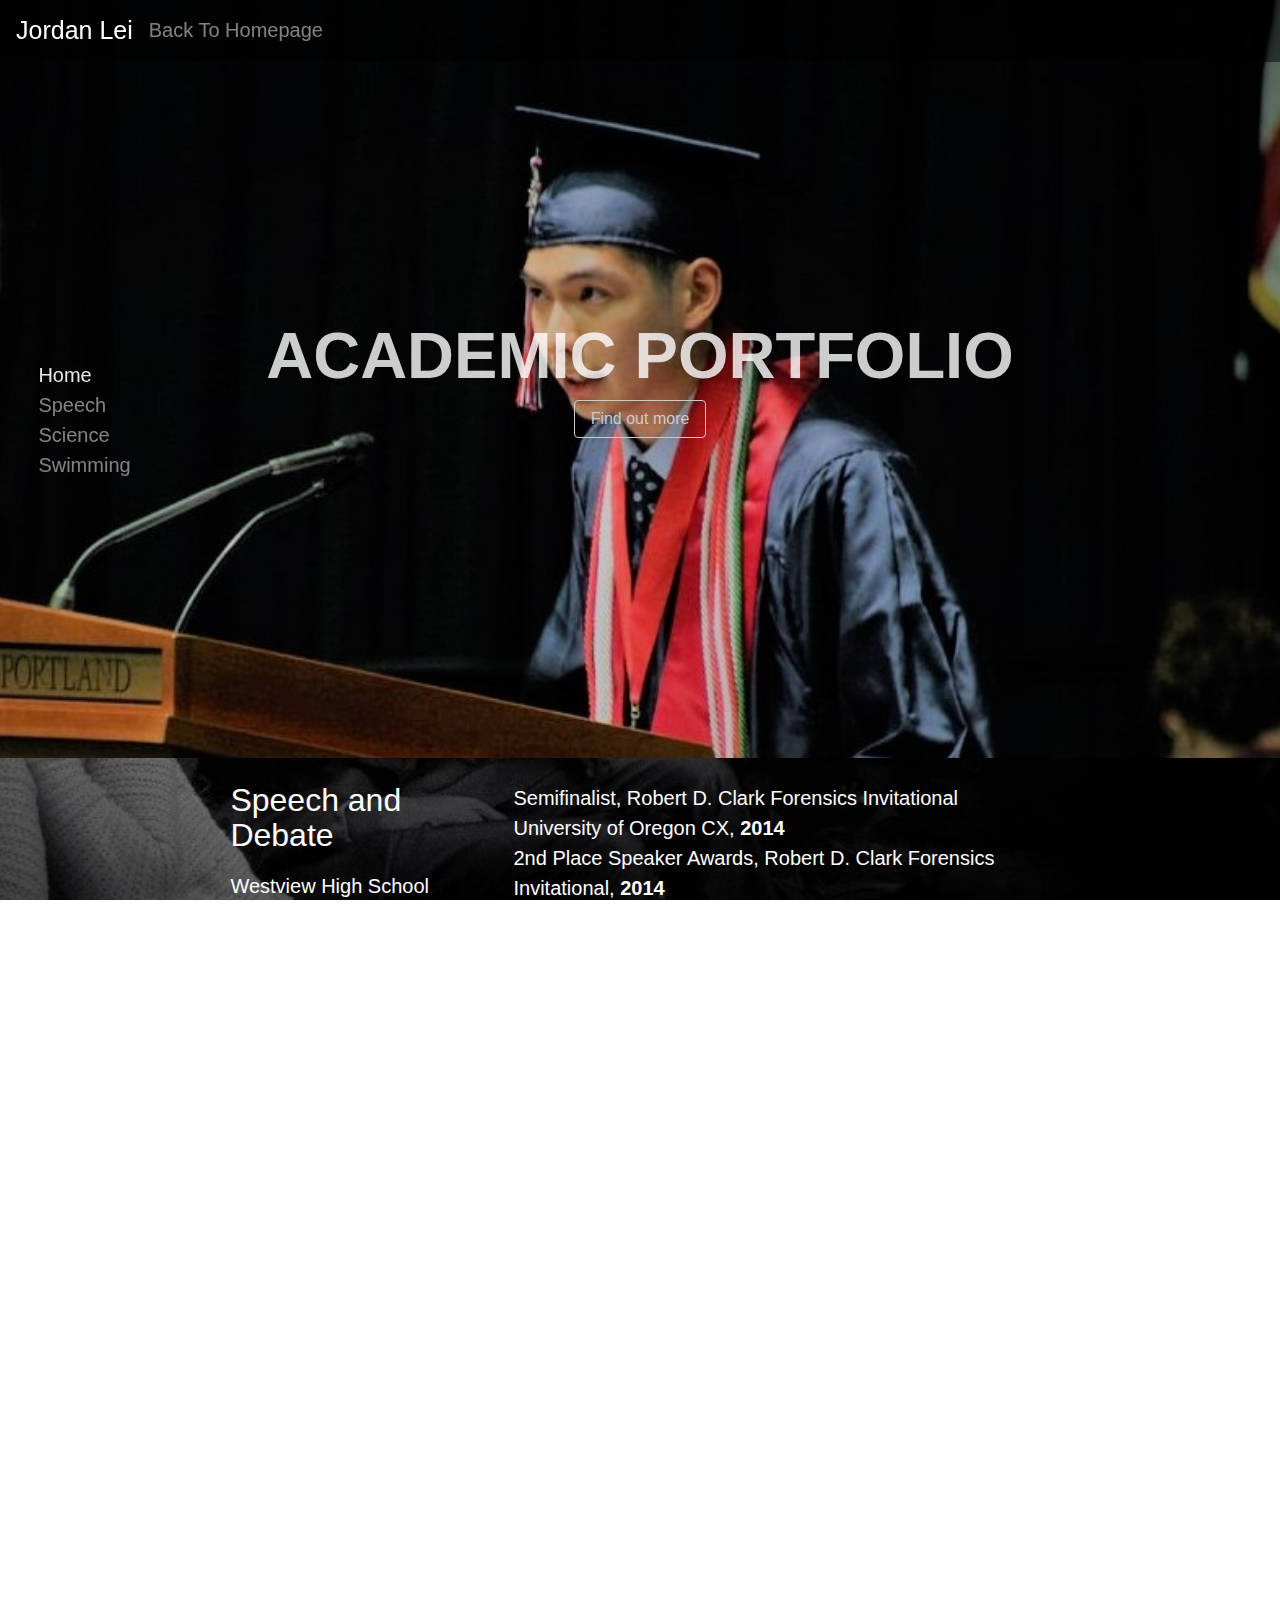
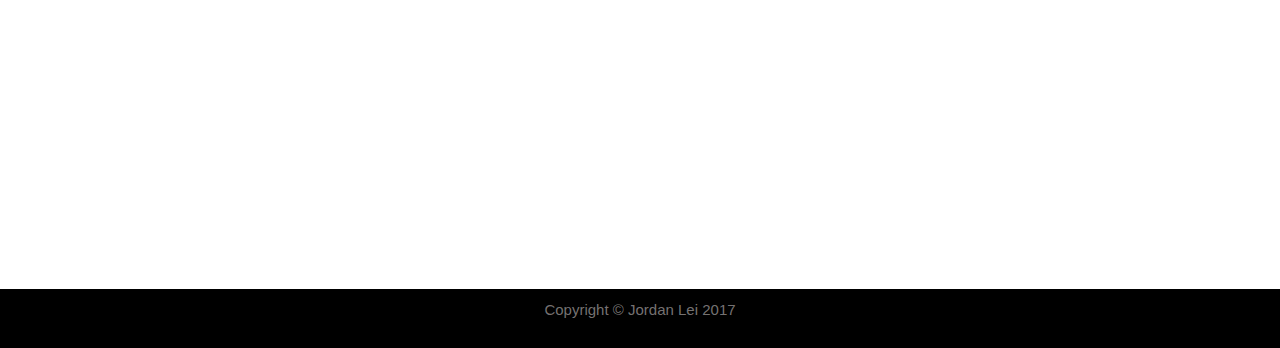
<file: academics.html>
<!DOCTYPE html>
<html>
<head>

  <link rel="stylesheet" href="css/bootstrap.min.css"/>
  <link rel="stylesheet" href="css/style.css"/>
  <script src="js/jquery.min.js"></script>
  <script src="js/tether.min.js"></script>
  <script src="js/bootstrap.min.js"></script>
  </head>

<body>
  <nav class="navbar navbar-fixed-top navbar-dark">
    <a class="navbar-brand" href="index.html#home">Jordan Lei</a>
    <ul class="nav navbar-nav">
      <li class="nav-item">
        <a class="nav-link" href="index.html#home"> Back To Homepage <span class="sr-only">(current)</span></a>
      </li>
    </ul>
  </nav>

  <div class="container">
    <div class="row">
     <nav class="nav navbar-fixed-bottom col-xs-1"
      id="academic-left-nav">
     <li class="nav-item">
      <a class="nav-link" href="#academics-home">Home <span class="sr-only">(current)</span></a>
     </li>
     <li class="nav-item">
      <a class="nav-link" href="#portfolio-speech">Speech</a>
     </li>
     <li class="nav-item">
      <a class="nav-link" href="#portfolio-science">Science</a>
     </li>
     <li class="nav-item">
       <a class="nav-link" href="#portfolio-swimming">Swimming</a>
     </li>
   </nav>
  </div>
  </div>

  <div class="header-content-art" id= "academics-home">
      <div class="header-content-inner">
              <h1>Academic Portfolio</h1>

              <a href="#artwork" class="btn btn-outline-secondary btn-xl page-scroll">Find out more</a>
      </div>
  </div>

  <section class="portfolio-tab" id="portfolio-speech">
  <div class="portfolio-container">
      <div class="row">
          <div class="text-sm-center">
              <h2 class="text-faded col-xs-4 text-xs-left">Speech and Debate
              <p class: "text-faded"> <br>
                Westview High School<br>
                2012-2016 <br><br>
                Team Captain, 2015-2016<br>
                Policy Debate Leader, 2014-2016
              </p>
              </h2>

               <p class="text-faded col-xs-8 text-xs-left">

                Semifinalist, Robert D. Clark Forensics Invitational University of Oregon CX, <b>2014</b>
                <br>

                2nd Place Speaker Awards, Robert D. Clark Forensics Invitational, <b>2014</b>
                <br>

                1st Place, District State Qualifiers Speech and Debate Tournament, <b>2013, 2014</b>
                <br>

                Participant, State Speech & Debate Tournament, <b>2014, 2016</b>
                <br>

                Participant, National Qualifiers Speech & Debate Tournament, <b>2013 - 2015</b>
                <br>
          </div>
      </div>
  </div>
  </section>

  <section class="portfolio-tab" id="portfolio-science">
  <div class="portfolio-container">
      <div class="row">
          <div class="text-sm-center">
              <h2 class="text-faded col-xs-4 text-xs-left">Science
              <p class: "text-faded"> <br>
                Westview High School<br>
                2012-2016 <br><br>

              </h2>

               <p class="text-faded col-xs-8 text-xs-left">

                Presented accepted abstract at American College of Cardiology Conference, <b>2015</b>
                <br>

                Semifinalist, US National Biology Olympiad <b>2015, 2016</b>
                <br>

                1st Place, Disease Detectives, Oregon Science Olympiad State, <b>2015, 2016</b>
                <br>

                1st Place, Fossils, Oregon Science Olympiad State, <b>2015, 2016</b>
                <br>

                1st Place, Human Anatomy, Oregon Science Olympiad State, <b>2015</b>
                <br>

                1st Place, Medical Sciences Category, Beaverton-Hillsboro District Science Expo <b>2015</b>
                <br>

                Participant, National Science Olympiad, <b>2015</b>
                <br>

                Participant, National Quizbowl <b>2015, 2016</b>
                <br>

          </div>
      </div>
  </div>
  </section>

  <section class="portfolio-tab" id="portfolio-swimming">
  <div class="portfolio-container">
      <div class="row">
          <div class="text-sm-center">
              <h2 class="text-faded col-xs-4 text-xs-left">Swimming
              <p class: "text-faded"> <br>
                Westview High School<br>
                Varsity Swimming <br>
                2012-2016 <br><br>
                Thunderbolts Swim Team<br>
                2008-2016 </br>


              </h2>

               <p class="text-faded col-xs-8 text-xs-left">

                9th Place, 100 Backstroke, Metro District Swimming Tournament (Varsity), <b>2015</b>
                <br>

                11th Place, 50 Freestyle, Metro District Swimming Tournament (Varsity), <b>2015</b>
                <br>

                Participant, Oregon State Swimming Championship, <b>2010 - 2015</b>
                <br>

                Metro District Swimming Tournament (High School Varsity), <b>2014, 2015</b>
                <br>

          </div>
      </div>
  </div>
  </section>


  <section id= "footer">
      <div class="container">
          <div class="row">
              <div class="text-xs-center">
                  <p>
                    Copyright &copy Jordan Lei 2017
                  </p>
              </div>

          </div>
      </div>
  </section>


<div class="modal fade" id="myModal" tabindex="-1" role="dialog" aria-labelledby="myModalLabel" aria-hidden="true">
  <div class="modal-dialog">
    <div class="modal-content">
      <div class="modal-body">
      </div>
    </div><!-- /.modal-content -->
  </div><!-- /.modal-dialog -->
</div><!-- /.modal -->

</body>
</head>

<script>
$(document).ready(function(){
   $('li img').on('click',function(){
        var src = $(this).attr('src');
        var img = '<img src="' + "images/background1.jpg"+ '" class="img-responsive"/>';
        $('#myModal').modal();
        $('#myModal').on('shown.bs.modal', function(){
            $('#myModal .modal-body').html(img);
        });
        $('#myModal').on('hidden.bs.modal', function(){
            $('#myModal .modal-body').html('');
        });
   });
})

$('body').scrollspy({ target: '#academic-left-nav'})
</script>


</html>
</file>
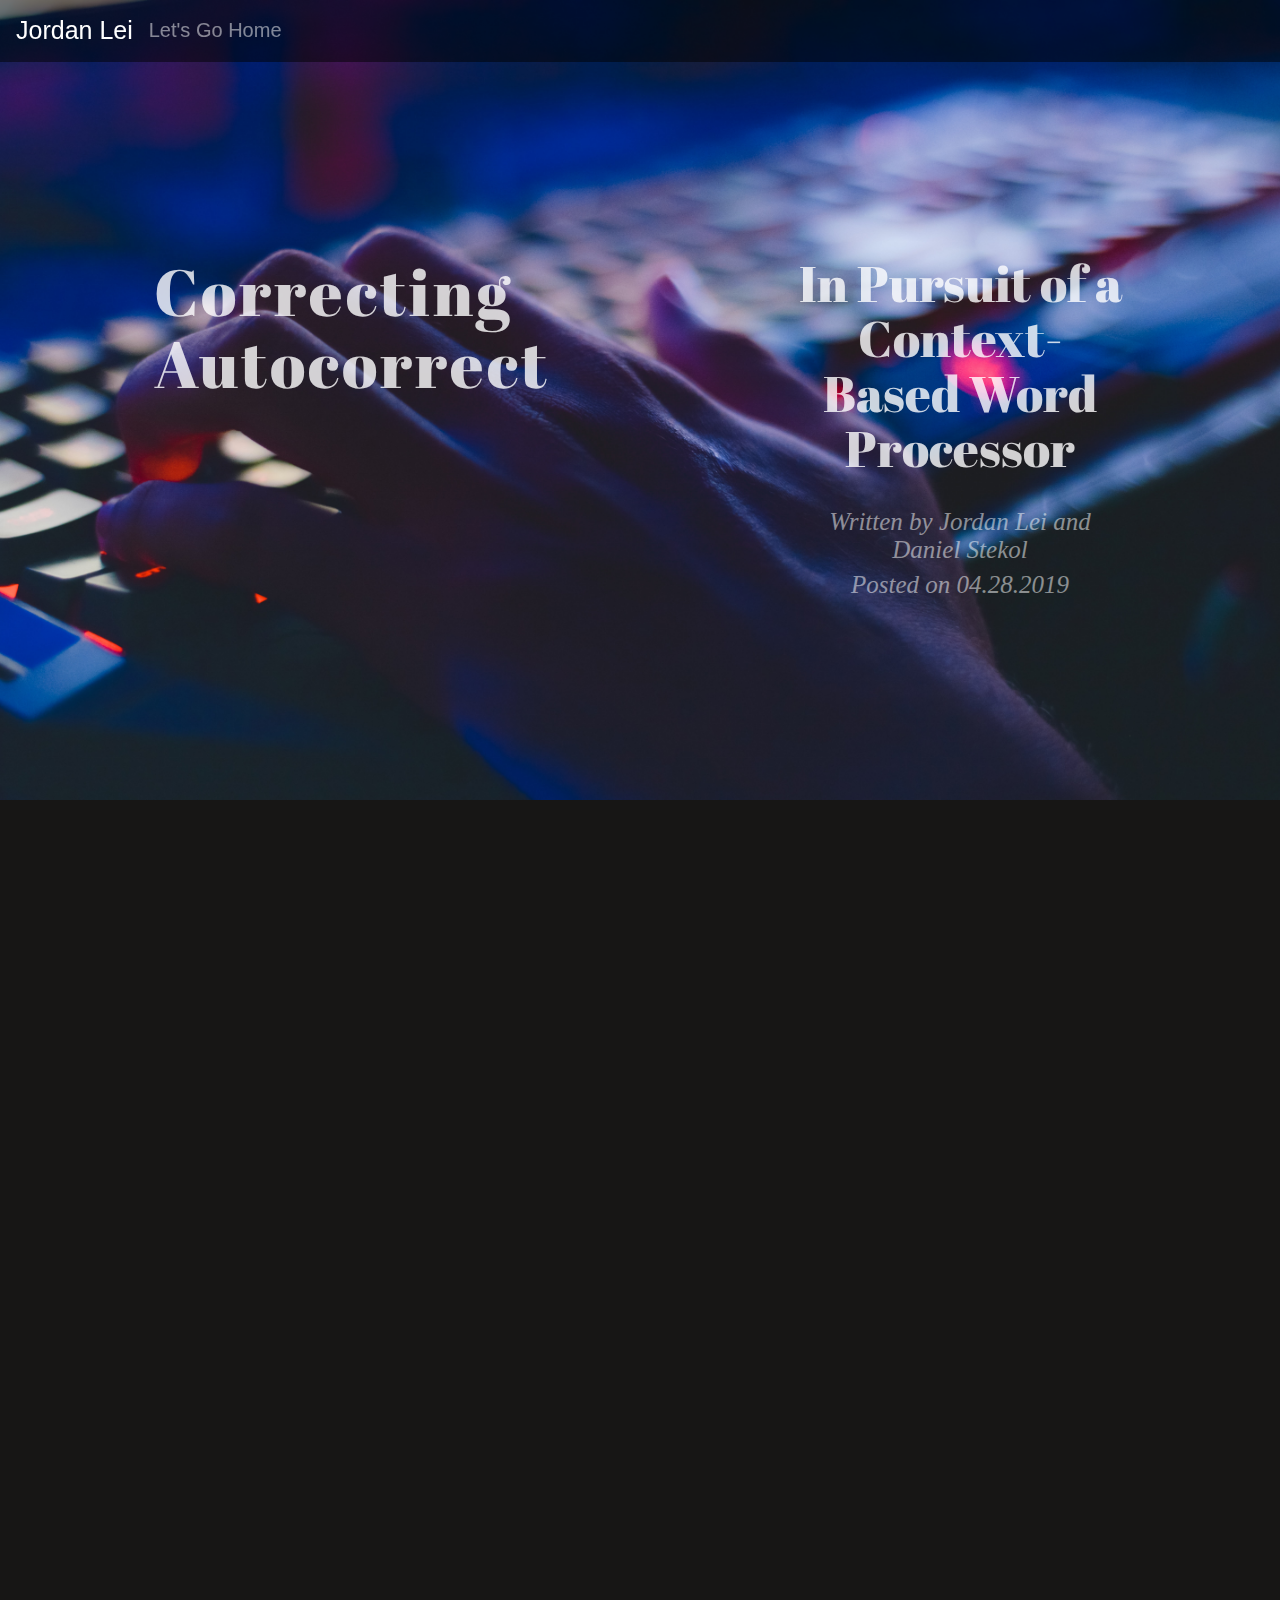
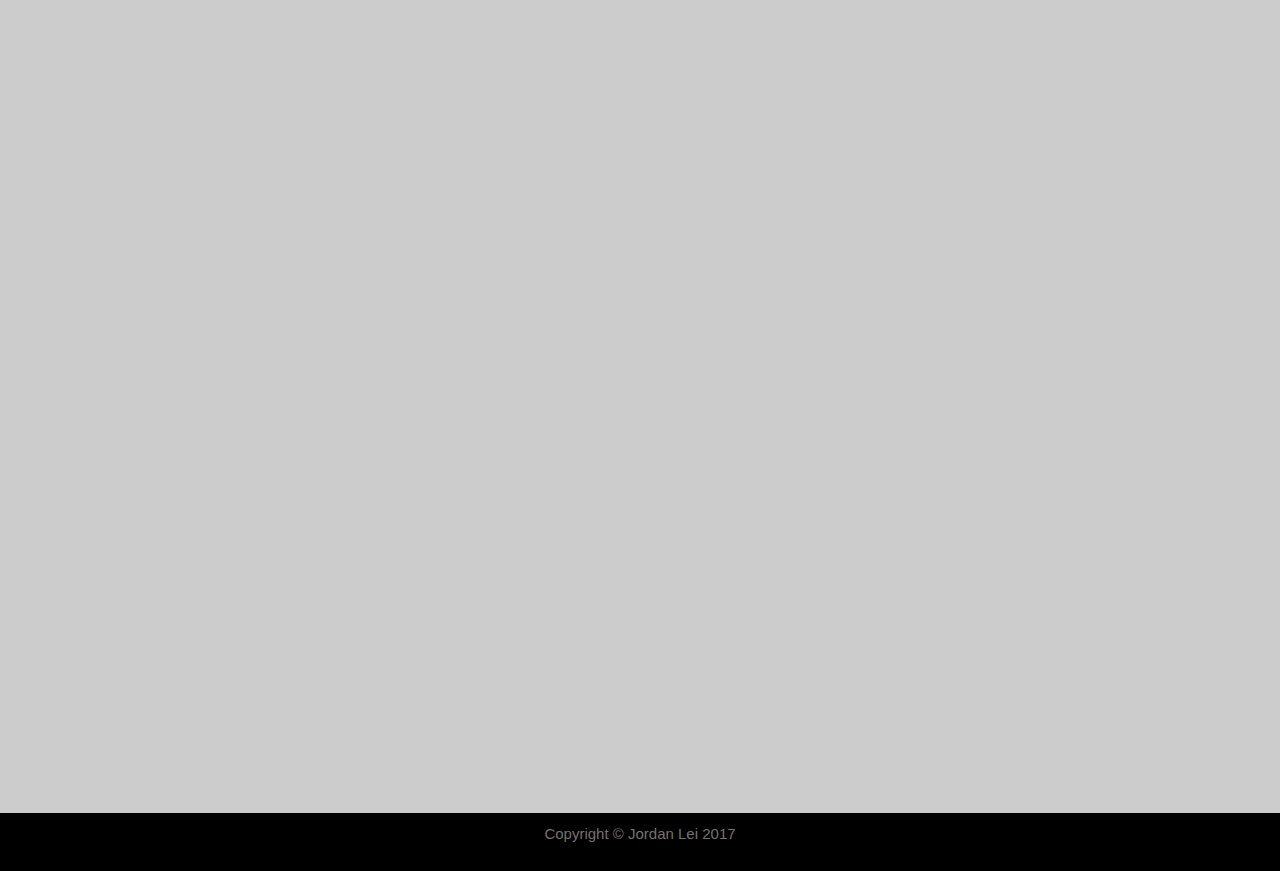
<file: correcting-autocorrect.html>
<!DOCTYPE html>
<html>
<head>
<meta name="viewport" content="width=device-width, initial-scale=0.6, minimum-scale= 0.6">
  <link rel="stylesheet" href="css/bootstrap.min.css"/>
  <link rel="stylesheet" href="css/sketchpadstyle.css"/>
  <link rel="stylesheet" href="css/animate.css"/>
  <link href="https://fonts.googleapis.com/css?family=Ultra" rel="stylesheet">
  <link href="https://fonts.googleapis.com/css?family=Abril+Fatface" rel="stylesheet">
  <link href="https://fonts.googleapis.com/css?family=Arimo" rel="stylesheet">
  <script src="js/jquery.min.js"></script>
  <script src="js/tether.min.js"></script>
  <script src="js/bootstrap.min.js"></script>
  <script src="js/blogscript.js"></script>
 </head>

<body>
  <nav class="navbar navbar-fixed-top navbar-dark">
    <a class="navbar-brand" href="index.html#home">Jordan Lei</a>
    <ul class="nav navbar-nav">
      <li class="nav-item">
        <a class="nav-link" href="sketchpad.html"> Let's Go Home <span class="sr-only">(current)</span></a>
      </li>
    </ul>
  </nav>


  <div class="header-content removed mobile-only" style= "overflow: hidden;">
	  <img src= "blog/project_images/keyboard.jpg" style= "min-width: 100%; height: 800px; position: absolute; margin:auto; float:left; word-wrap: break-word" alt= "placeholder">
	  <div class="content-container col-xs-6 img-responsive blog-title">
		  <h1 class= "scroll-fadein-alw">Correcting Autocorrect</h1>
	  </div>
	  <div class="content-container col-xs-6 img-responsive blog-title">
		  <h2 class= "scroll-fadein-alw">In Pursuit of a Context-Based Word Processor</h2><br>
			<h3 class= "scroll-fadein-alw"><i> Written by Jordan Lei and Daniel Stekol
			</i></h3>
			<h3 class= "scroll-fadein-alw"><i> Posted on 04.28.2019
			</i></h3>
	  </div>
  </div>	


  <div class="header-content desktop-only" id= "correcting-autocorrect-header">
	  <div class="content-container col-xs-6 img-responsive blog-title" id= "how-to-engage-with-art-title1">
		  <h1 class= "scroll-fadein-alw">Correcting Autocorrect</h1>
	  </div>
	  <div class="content-container col-xs-6 img-responsive blog-title">
		  <h2 class= "scroll-fadein-alw">In Pursuit of a Context-Based Word Processor</h2><br>
			<h3 class= "scroll-fadein-alw"><i> Written by Jordan Lei and Daniel Stekol
			</i></h3>
			<h3 class= "scroll-fadein-alw"><i> Posted on 04.28.2019
			</i></h3>
	  </div>
  </div>

	
<section style="padding:0">
    <div class="content-container img-responsive section-dark blog-section" style= "padding:0">
		<div class="content-container img-responsive" style= "padding-left:20%; padding-right:20%; padding-top: 5%">
			<div class="content-container col-xs-6 img-responsive scroll-fadeinup-once hidden" style= "padding-left: 2%; padding-right: 2%; min-height:0; word-wrap: break-word">
				<h1>Autocorrect Sucks.</h1>
			</div>
			<p class= "scroll-fadeinup-once hidden">
				Essentially every modern device capable of typing includes some form of error correction - Microsoft Word underlines grammatical errors, and smartphones often shamelessly substitute the word you typed for the word they think you meant, leading to the widely-known Cupertino Effect (known in the NLP community as “damn you, autocorrect!”). Many such systems rely on metrics such as edit-distance, or perhaps even account for keyboard layout, but few of them are actually sensitive to the content of the entire sentence.
			</p><br>
			<p class= "scroll-fadeinup-once hidden">
				For instance, consider the following sentence: 			
			</p><br>
			<div class="content-container col-xs-12 img-responsive scroll-fadein hidden" style= "min-height:0; word-wrap: break-word;  padding-left: 0; padding-right: 0; padding-bottom: 20px; text-align: center">
				<hr>
				<h2 style= "font-weight: 100; padding-left: 5%; padding-right: 5%">
					"After obtaining my diploma, I plan on pursuing graduate students in Computer Science." 
				</h2>
				<hr>
			</div>
			<p class= "scroll-fadeinup-once hidden">
				A human reading this sentence would stop, spit out their drink, peruse the sentence a second time, and most likely conclude that the writer meant "graduate students", not that they would take up stalking as a hobby. A word processor, however, would almost certainly fail to flag this as an error, since the bigram "graduate students" is quite common, and only the presence of "pursue" suggests that "students" might be the wrong choice. Note that the word "students" is quite lexically similar to "studies", and it is therefore conceivable that a small spelling mistake could lead to an auto-correction that results in this unfortunate phrase.
			</p><br>
			<p class= "scroll-fadeinup-once hidden">
					The goal of this project, therefore, is to create a model that can detect such abnormalities in sentences, even when the substituted word is reasonably similar to the original word. To this end, we have created a dataset by perturbing an existing corpus, trained both traditional and neural machine learning models, and evaluated their performance and relative advantages. Ultimately, we have found that although this identification task is quite difficult to learn for all the models, deep-learning models are able to both significantly improve over random performance, and also substantially outperform the traditional machine learning algorithms examined.			
			</p><br>
      </div>
    </div>
</section>

<section style="padding:0">
    <div class="content-container img-responsive section-light blog-section" style= "padding:0; word-wrap: break-word">
		<div class="content-container img-responsive" style= "padding-left:20%; padding-right:20%; padding-top: 5%">
			<div class="content-container col-xs-6 img-responsive scroll-fadeinup-once hidden" style= "padding-left: 0%; padding-right: 2%; min-height:0; word-wrap: break-word;">
				<h1>The Dataset.</h1>
			</div>
			<p class= "scroll-fadeinup-once hidden">
				We took an existing collection of sentences and corrupted them, by inserting words that didn’t belong in a given sentence with words that were 3 edits away (for example, “through” and “rouge”). In one version, we created a dataset where replacement words were the same part-of-speech as the word they were replacing (the so-called filtered dataset); in another, any word could be replaced by any other, so long as they were the appropriate edit distance away (the unfiltered dataset). 			</p><br>
			<p class= "scroll-fadeinup-once hidden">
				In each sentence, every word was transformed into a vector representation using PyMagnitude, a library that converts words into word-embeddings of length 300. Thus, each sentence was represented by a list of length-300 vectors.
			</p><br>
        </div>
    </div>
</section>

	
<section style="padding:0">
    <div class="content-container img-responsive section-dark blog-section" style= "padding:0; word-wrap: break-word">
		<div class="content-container img-responsive" style= "padding-left:20%; padding-right:20%; padding-top: 5%">
			<div class="content-container col-xs-6 img-responsive scroll-fadeinup-once hidden" style= "padding-left: 0%; padding-right: 2%; min-height:0; word-wrap: break-word;">
				<h1>The Models.</h1>
			</div>
			<p class= "scroll-fadeinup-once hidden">
					The goal of each of our models is to take a sentence (a list of word embeddings) and have it output a 1 for each word that belongs, and a 0 for each word that doesn’t.
					A sentence is only considered correct if each word within that sentence is correctly labeled as 0 or 1. 
			</p><br>
			<p class= "scroll-fadeinup-once hidden">
					We wanted a model to compare our performance to, so we chose a baseline model that would be a good benchmark for what we were getting ourselves into. The simplest way to test the difficulty of this dataset would be to take each sentence and average the word-vectors, then concatenate this vector with the existing word embedding. Using this new vector, we fed the data through a <b>logistic regression</b> to see if it could learn when a word did not belong.			
			</p><br>
			
			<p class= "scroll-fadeinup-once hidden">
					Eagle-eyed readers will recognize that this model has significant drawbacks. The most significant drawback is that by collapsing the entire sentence into a single vector, we lose all sequential information, which is necessary to determine whether a word belongs in a given context. In the example we described before with the graduate students vs. studies, we relied on the fact that pursue came before graduate students to recognize something was amiss. Clearly, we needed a model that was capable of recognizing the importance of sequential ordering in sentences and was able to remember relevant details. Cue the <b>LSTM.</b> 			
			</p><br>
			<p class= "scroll-fadeinup-once hidden">
					Our LSTM models (vanilla and bi-directional) helped fulfill our need for a model that could handle both word-embeddings and the sequential ordering of words. LSTMs work well when inputs have both long and short-term patterns. Our <b>bidirectional LSTM</b> also had the added benefit of capturing relationships that occured after the words in question.  In our example “... pursuing graduate [students/studies] in computer science”,  the phrase “in computer science” (which comes after the erroneous word) may be of use in determining whether or not a given word belongs.
			</p><br>
        </div>
    </div>
</section>
	
<section style="padding:0">
    <div class="content-container img-responsive section-light blog-section" style= "padding:0; word-wrap: break-word">
		<div class="content-container img-responsive" style= "padding-left:20%; padding-right:20%; padding-top: 5%">
			<div class="content-container col-xs-6 img-responsive scroll-fadeinup-once hidden" style= "padding-left: 0%; padding-right: 2%; min-height:0; word-wrap: break-word;">
				<h1>Conclusion.</h1>
			</div>
			
			
			
			<div class="content-container col-xs-6 img-responsive scroll-fadeinup-once hidden desktop-only" style= "padding-left: 5%; padding-right: 2%; min-height: 0; float:right;">
				<img class= "scroll-fadeinup-once hidden" src= "blog/project_images/base_filt_weighted.png" style= "width: 100%; padding-bottom: 20px">

				<h3><i>Figure 1.</i> Logistic Regression performance on varying-length sentences, using Weighted Cross Entropy.</h3>
			</div>
			<p class= "scroll-fadeinup-once hidden">
					Our baseline model was used as a measure of how difficult the dataset was to learn. When fully trained, the logistic regression got to about 8% accuracy. Not bad, but not great either. We found that instead of learning accurately, it was just predicting that everything was correct! This indicated three things: (1) logistic regression is not a sufficiently powerful tool to perform this task, (2) this task is pretty difficult, and (3) perhaps we should rethink our loss function to prevent the classifier from always predicting 1.			
			</p><br>
			<div class="content-container col-xs-6 img-responsive scroll-fadeinup-once hidden desktop-only" style= "padding-left: 5%; padding-right: 2%; min-height: 0; float:left;">
					<img class= "scroll-fadeinup-once hidden" src= "blog/project_images/LSTM_filt.png" style= "width: 100%; padding-bottom: 20px">
					<img class= "scroll-fadeinup-once hidden" src= "blog/project_images/LSTM_filt_weighted.png" style= "width: 100%; padding-bottom: 20px">
	
					<h3><i>Figure 2.</i> LSTM performance on varying-length sentences, using Unweighted(top) and Weighted(bottom) Cross Entropy.</h3>
			</div>
			<div class="content-container col-xs-6 img-responsive scroll-fadeinup-once hidden desktop-only" style= "padding-left: 5%; padding-right: 2%; min-height: 0; float:right;">
					<img class= "scroll-fadeinup-once hidden" src= "blog/project_images/biLSTM_filt.png" style= "width: 100%; padding-bottom: 20px">
					<img class= "scroll-fadeinup-once hidden" src= "blog/project_images/biLSTM_filt_weighted.png" style= "width: 100%; padding-bottom: 20px">
	
					<h3><i>Figure 3.</i> bi-LSTM performance on varying-length sentences, using Unweighted(top) and Weighted(bottom) Cross Entropy.</h3>
			</div>
			<p class= "scroll-fadeinup-once hidden">
					Our vanilla LSTM performed much better, achieving about 18% on the filtered dataset. As a response to observation (3), we re-trained our model on a weighted cross-entropy loss function rather than a simple binary cross-entropy. After training the LSTM on the augmented dataset and weighted loss, we found that the accuracy improved to 22%. We had similar findings for our bidirectional LSTM, which had accuracy of 24% and later 29% with the weighted loss function. 			
			</p><br>
			<div class="content-container col-xs-6 img-responsive scroll-fadeinup-once hidden desktop-only" style= "padding-left: 5%; padding-right: 2%; min-height: 0; float:right;">
					<img class= "scroll-fadeinup-once hidden" src= "blog/project_images/filtered_results_graph.png" style= "width: 100%; padding-bottom: 20px">
					<img class= "scroll-fadeinup-once hidden" src= "blog/project_images/unfiltered_results_graph.png" style= "width: 100%; padding-bottom: 20px">
	
					<h3><i>Figure 3.</i> Model performance on filtered (top) and unfiltered (bottom) datasets.</h3>
			</div>
			<p class= "scroll-fadeinup-once hidden">
					We found that in all models, the accuracy was much better on the dataset filtered by part-of-speech than the unfiltered dataset. While this may seem counterintuitive (it should be easier to identify a word that is out of context by its part of speech alone in the unfiltered dataset), it could be the case that corrupting a word in an unfiltered sense makes the entire sentence nonsensical, making it hard to identify which word is the culprit.			
			</p><br>
			<p class= "scroll-fadeinup-once hidden">
					We also found that in many cases, the models had low confidence across the board. When using “best-guess accuracy”, where we had the model pick the “most wrong” word in a sentence even if it didn’t designate a score below 0.5, we found that the models significantly improved. This indicates that our models were able to pinpoint words that were less likely to belong, but did not have the confidence threshold to flag them as erroneous. 
			</p><br>
			<p class= "scroll-fadeinup-once hidden">
					Across the board, we found, unsurprisingly, that sentences with longer length tended to pose a challenge to all three models. This makes sense, because in a longer sentence it’s much harder to pinpoint whether any given word is off.
			</p><br>
			<p class= "scroll-fadeinup-once hidden">
					Although none of the models achieved a level that would be considered industry-standard, the most promising results were achieved with the use of a bi-LSTM. This work presents a good stepping stone into other possible implementations of context-based analysis in sequential data, including text in other languages, or even perhaps in music. This is just the beginning of the applications of context-based tagging, and we are excited to see where Deep Learning can push the limits on context-based auto-correcting algorithms.
			</p><br>
		
		
        </div>
    </div>
</section>
	


  <section id= "footer">
      <div class="container">
          <div class="row">
              <div class="text-xs-center">
                  <p>
                    Copyright &copy Jordan Lei 2017
                  </p>
              </div>

          </div>
      </div>
  </section>



</body>


<script>

</script>


</html>
</file>
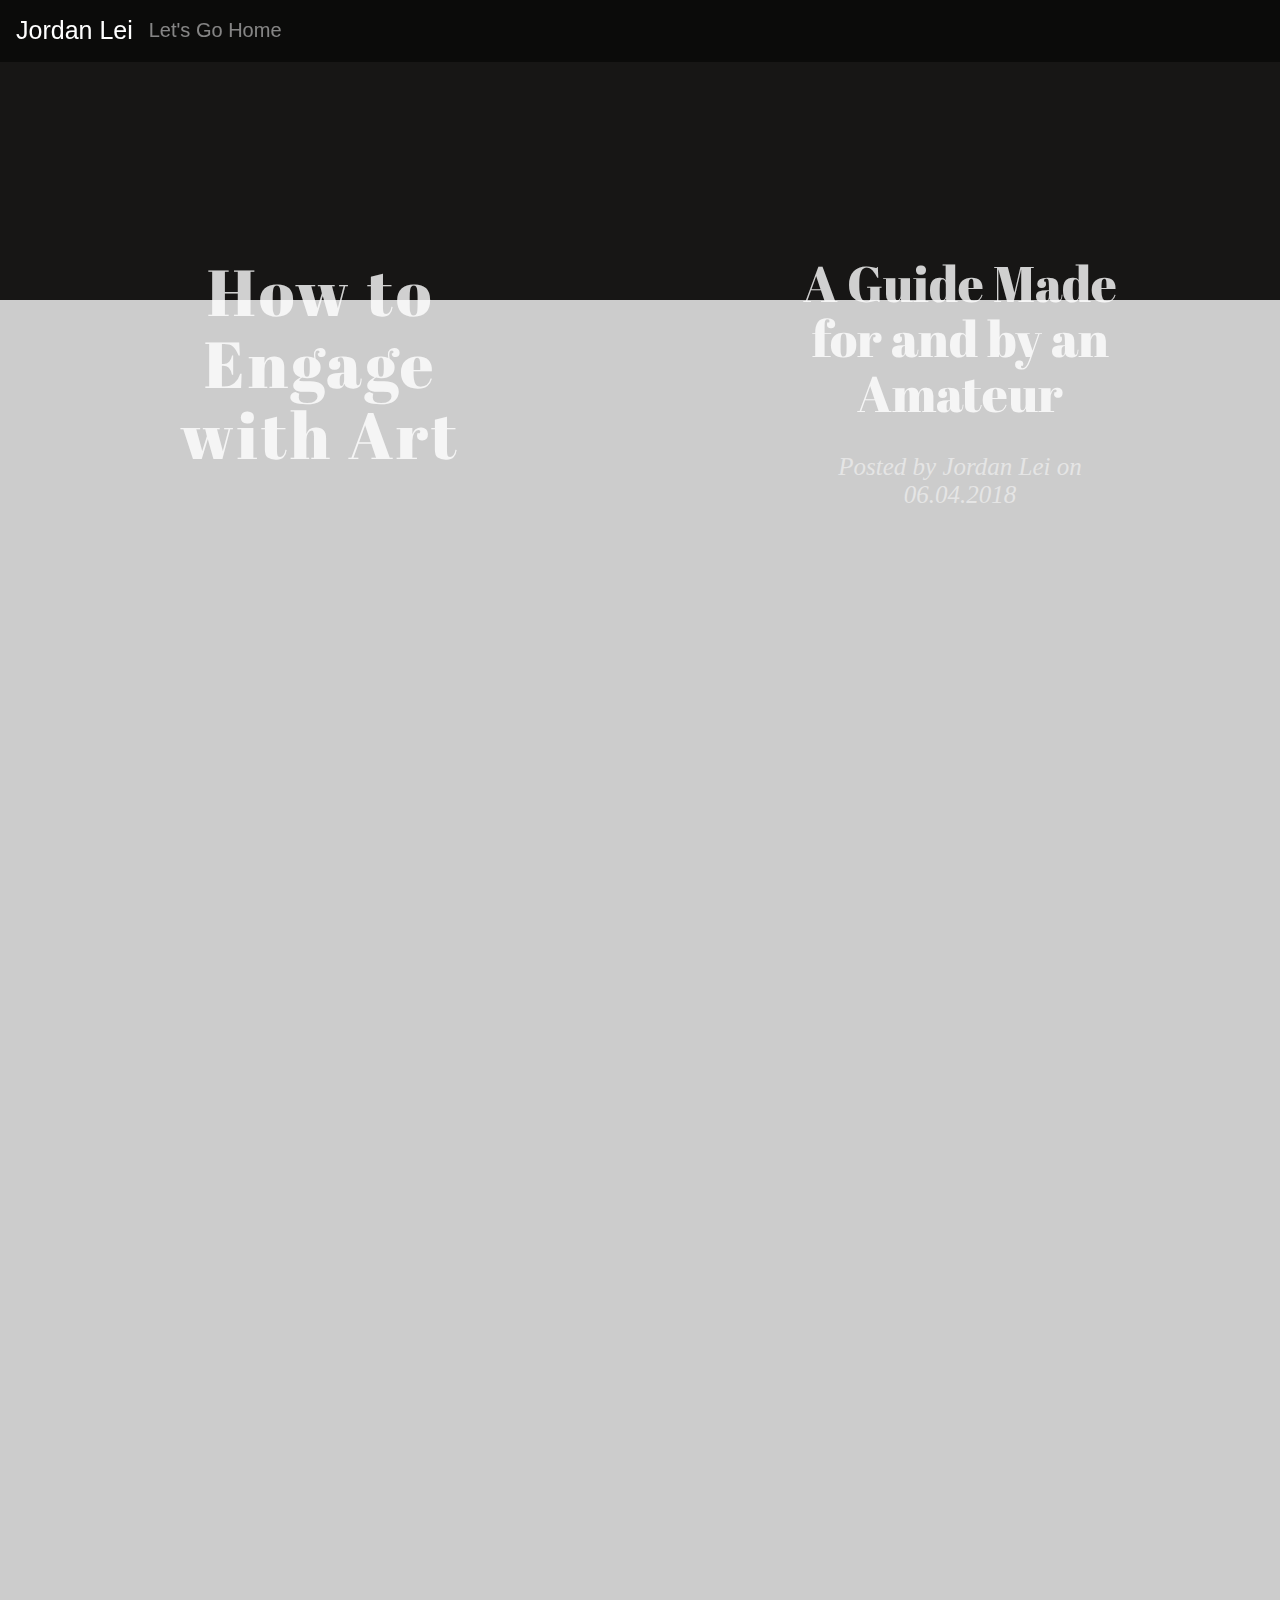
<file: how-to-engage-with-art.html>
<!DOCTYPE html>
<html>
<head>
<meta name="viewport" content="width=device-width, initial-scale=0.6, minimum-scale= 0.6">
  <link rel="stylesheet" href="css/bootstrap.min.css"/>
  <link rel="stylesheet" href="css/sketchpadstyle.css"/>
  <link rel="stylesheet" href="css/animate.css"/>
  <link href="https://fonts.googleapis.com/css?family=Ultra" rel="stylesheet">
  <link href="https://fonts.googleapis.com/css?family=Abril+Fatface" rel="stylesheet">
  <link href="https://fonts.googleapis.com/css?family=Arimo" rel="stylesheet">
  <script src="js/jquery.min.js"></script>
  <script src="js/tether.min.js"></script>
  <script src="js/bootstrap.min.js"></script>
  <script src="js/blogscript.js"></script>
 </head>

<body>
  <nav class="navbar navbar-fixed-top navbar-dark">
    <a class="navbar-brand" href="index.html#home">Jordan Lei</a>
    <ul class="nav navbar-nav">
      <li class="nav-item">
        <a class="nav-link" href="sketchpad.html"> Let's Go Home <span class="sr-only">(current)</span></a>
      </li>
    </ul>
  </nav>


  <div class="header-content-blog removed mobile-only" style= "overflow: hidden;">
	  <img src= "blog/images/blackboardbucket-mobile.jpg" style= "min-width: 100%; height: 800px; position: absolute; margin:auto; float:left;  alt= "placeholder">
	  <div class="content-container col-xs-6 img-responsive blog-title">
		  <h1 class= "scroll-fadein-alw">How to Engage with Art</h1>
	  </div>
	  <div class="content-container col-xs-6 img-responsive blog-title">
		  <h2 class= "scroll-fadein-alw">A Guide Made for and by an Amateur</h2><br>
		  <h3 class= "scroll-fadein-alw"><i> Posted by Jordan Lei on 06.04.2018
			</i></h3>
	  </div>
  </div>	


  <div class="header-content-blog desktop-only" id= "how-to-engage-with-art-header">
	  <div class="content-container col-xs-6 img-responsive blog-title" id= "how-to-engage-with-art-title1">
		  <h1 class= "scroll-fadein-alw">How to Engage with Art</h1>
	  </div>
	  <div class="content-container col-xs-6 img-responsive blog-title">
		  <h2 class= "scroll-fadein-alw">A Guide Made for and by an Amateur</h2><br>
		  <h3 class= "scroll-fadein-alw"><i> Posted by Jordan Lei on 06.04.2018
			</i></h3>
	  </div>
  </div>

	
<section style="padding:0">
    <div class="content-container img-responsive section-dark blog-section" style= "padding:0">
		<div class="content-container img-responsive" style= "padding-left:20%; padding-right:20%; padding-top: 5%">
			<div class="content-container col-xs-6 img-responsive scroll-fadeinup-once hidden" style= "padding-left: 2%; padding-right: 2%; min-height:0; >
				<h1>Two Black Boards and a Bucket.</h1>
			</div>
			<p class= "scroll-fadeinup-once hidden">
				How on earth could this be art? You scratch your head as you hear an old man behind you mutter something about degenerates. Okay, so maybe you’re not that angry about the piece, but nevertheless, you’re perplexed, if not a bit upset.
			</p><br>
			<p class= "scroll-fadeinup-once hidden">
				You want to engage, but there’s so little to engage with. It’s not like you don’t have any idea what good art looks like. In the Renaissance and Romantic exhibits, you can marvel at the skill and artistry necessary to craft gorgeous life-like pieces. But once Modernism hits, you begin to break into a sweat.
			</p><br>
			<p class= "scroll-fadeinup-once hidden">
				Perhaps, like fine wine, art has been left to the elites to enjoy and define what is “good.” Perhaps it’s a lost cause. Or, perhaps, like the classic children’s fable The Emperor’s New Clothes, we’re all playing along to a cruel joke, waiting for some child to come along and make clear that we’re all delusional. 
			</p><br>
			<p class= "scroll-fadeinup-once hidden">
				All of these points are valid, and many of them are partially true. But if the goal here is to better understand the artwork we see in museums, our homes, and on our bustling city streets, it might be helpful to keep an open mind and see if we can glean something from art as it exists today. 
			</p><br>
			<p class= "scroll-fadeinup-once hidden">
				The term art has come to encompass so many diverse and exciting fields that it would be impossible to cover it all in an article, so for now let’s focus our attention primarily on visual art, although the concepts we explore here will extend to other forms of art as well. 
			</p><br>
			<p class= "scroll-fadeinup-once hidden">
				In this article, I’m going to introduce three different ways of looking at art. While not all encompassing, they’re a good first step in being able to enjoy, and possibly even engage, with the art world around us.
			</p><br>
        </div>
    </div>
</section>

<section style="padding:0">
    <div class="content-container img-responsive section-light blog-section">
		<div class="content-container img-responsive" style= "padding-left:20%; padding-right:20%; padding-top: 5%">
			<div class="content-container col-xs-6 img-responsive scroll-fadeinup-once hidden" style= "padding-left: 0%; padding-right: 2%; min-height:0; word-wrap: break-word;">
				<h1>Art as Representation.</h1>
			</div>
			<p class= "scroll-fadeinup-once hidden">
				Ah, something familiar! We’re all well-versed in the concept of art as a representation of visual perception. Take the Mona Lisa, for example. It’s easy to see that the piece is a work of art. The amount of detail and realism in every square inch of the painting is remarkable, to say the least.
			</p><br>
			<p class= "scroll-fadeinup-once hidden">
				But perhaps art represents more than meets the eye. As participants and sometimes even instigators of history, art and history are inevitably related. You can’t have one without another. Artists, and the art they produce, are a reflection of the times they lived in. In this way, art tells a story, not only about the narrative which may be present in the canvas, but also the history surrounding it, and the time in which it existed. 
			</p><br>
			
			<img class= "removed mobile-only scroll-fadeinup-once hidden" src= "blog/images/waterlilies-monet.jpg" style= "width: 100%; padding-bottom: 20px" alt= "placeholder" align= "right">
			<h3 class= "removed mobile-only scroll-fadeinup-once hidden"><i>Bridge over a Pond of Water Lilies</i>, Claude Monet</h3>

			<div class="content-container col-xs-6 img-responsive scroll-fadeinup-once hidden desktop-only" style= "padding-left: 5%; padding-right: 2%; min-height: 0; float:right;">
				<div class= "content-container" style="min-height: 400px; background-image: url(blog/images/waterlilies-monet.jpg); background-position: right;">
				</div>
				<h3><i>Bridge over a Pond of Water Lilies</i>, Claude Monet</h3>
			</div>
			
			<p class= "scroll-fadeinup-once hidden">
				A great example of this is the Impressionist Movement. If you look at this piece by Monet (often cited as “the Father of Impressionism”), you might be perplexed. Compared to the art that came before, it seems like art has taken a step back from realism. Some of his pieces are blurry, and almost shimmer, as if your eyes can’t focus on a single part of the painting. How do we appreciate art like this?
			</p><br>
			<p class= "scroll-fadeinup-once hidden">
				Here, looking at art as a representation of its historical context can clue us in and fill some gaps. Just before the Impressionist Movement hit its stride, the camera was invented. Artists began to fear that they would no longer be necessary- after all, why pay for an expensive portrait when you could just get a photograph? Impressionists like Monet began to experiment with paint to see how they could depict light, color, and movement in a way that photographs at the time (and indeed, even today) could not. Suddenly, Monet’s paintings of shimmering ponds and hazy evenings doesn’t seem like so much of a mystery anymore.
			</p><br>
			<p class= "scroll-fadeinup-once hidden">
				Perhaps you now understand why Monet painted in the style he did, but you don’t like it. Which is totally fine! But if the reason you don’t like his art is solely because it fails to accurately represent real life, I have some bad news for you. 
			</p><br>
			<div class="content-container col-xs-12 img-responsive scroll-fadeinup-once hidden" style= "padding-left: 0%; padding-right: 0%; min-height: 0">
				<img src= "blog/images/creation-of-adam-michelangelo.jpg" style= "max-width:100%" alt= "creationofadam">
				<h3><i>The Creation of Adam</i>, Michelangelo</h3>
			</div>
			<p class= "scroll-fadeinup-once hidden">
				Take the piece above, The Creation of Adam, by Michelangelo. This piece, gorgeous as it is, is in no way realistic. I can say with near-certainty that Michelangelo never saw this scene play out before his eyes. It, too, is a representation of its historical context, signaling the power of the church at the time and the rise of humanism (see the obvious shape of the brain formed by God’s cape). The piece tells a story, depicting a scene that could never have been observed by the artist himself. 
			</p><br>
			<p class= "scroll-fadeinup-once hidden">
				In this way, all art is an illusion, a trick of the light- which hints at something underlying which is real. No artist who strives to depict reality as it is will ever be able to capture every part of the thing he or she is trying to depict. And nowhere was this clearer than the example of the photograph, where in a literal flash, artists realized that their work would never be good enough as the real thing.
			</p><br>
			<p class= "scroll-fadeinup-once hidden">
				After the photograph was invented, artists searched for new ways to depict the world around them. It may be confusing and even frustrating to look at art post-invention-of-the-photograph, but it is reassuring to know that art will always be a representation of the context in which it was created, and in which it persists.
			</p><br>
        </div>
    </div>
</section>

	
<section style="padding:0">
    <div class="content-container img-responsive section-dark blog-section">
		<div class="content-container img-responsive" style= "padding-left:20%; padding-right:20%; padding-top: 5%">
			<div class="content-container col-xs-6 img-responsive scroll-fadeinup-once hidden" style= "padding-left: 0%; padding-right: 2%; min-height:0; word-wrap: break-word;">
				<h1>Art as Expression.</h1>
			</div>
			<p class= "scroll-fadeinup-once hidden">
				If artists couldn’t just depict what they saw, what on earth would they do? Cue, expression.
			</p><br>
			<p class= "scroll-fadeinup-once hidden">
				Artists have long had a love-hate relationship with expression. Depending on the period of time, you’ll find art which is overtly emotional (see: Romanticism) or art which is rigid and analytical (see: Neoclassicism). But try as they might, artists could never escape the fact that art, emotional or analytical, was an expression of the artist. 
			</p><br>
			
			
			<img class= "removed mobile-only scroll-fadeinup-once hidden" src= "blog/images/scream-munch.jpg" style= "width: 100%; padding-bottom: 20px" alt= "placeholder" align= "right">
			<h3 class= "removed mobile-only scroll-fadeinup-once hidden"><i>The Scream</i>, Edvard Munch</h3>

			<div class="content-container col-xs-6 img-responsive scroll-fadeinup-once hidden desktop-only" style= "padding-left: 5%; padding-right: 2%; min-height: 0; float:right;">
				<div class= "content-container" style="min-height: 400px; background-image: url(blog/images/scream-munch.jpg); background-position: right;">
				</div>
				<h3><i>The Scream</i>, Edvard Munch</h3>
			</div>
			
			<p class= "scroll-fadeinup-once hidden">
				Few paintings depict the relationship between expression and art better than Edvard Munch’s The Scream. The piece is terrifying, even horrendous to look at, and it depicts what many historians theorize was one of Munch’s psychotic episodes. The bleeding sky and the swirling lines make the piece sickening to look at, almost making the viewer feel the way Munch must have felt at the time
			</p><br>
			<p class= "scroll-fadeinup-once hidden">
				Many artists will tell you that art is, in many ways, not a conscious choice. Artists will have a tendency to approach a project and emerge, hours or days later with a product that is as much their work as it is the work of their subconscious. Indeed, when I make my own pieces I can get lost for hours at a time without realizing it. 
			</p><br>
			<p class= "scroll-fadeinup-once hidden">
				As art became more expressive into the 20th and 21st century, the artwork displayed in the galleries became more the symptom than the source. This is precisely why, were I to paint an identical copy of The Scream, it wouldn’t be nearly as meaningful. The value of the art is in the fact that it was symptomatic of the art that lies within. 
			</p><br>
			<div class="content-container col-xs-12 img-responsive scroll-fadeinup-once hidden" style= "padding-left: 0%; padding-right: 0%; min-height: 0">
				<img src= "blog/images/guernica-picasso.jpg" style= "max-width:100%" alt= "creationofadam">
				<h3><i>Guernica</i>, Pablo Picasso</h3>
			</div>
			<p class= "scroll-fadeinup-once hidden">
				And expression doesn’t necessarily need to be subconscious, either. Artists can consciously insert symbolism or meaning into their works, provoking thought, or even action. Take the piece Guernica, by Pablo Picasso. It depicts a brutal scene of trauma and distress, in response to the bombing of the town of Guernica in Spain. 
			</p><br>
			<p class= "scroll-fadeinup-once hidden">
				Countless critiques have theorized the symbolic representations of each piece of the painting. Perhaps the lightbulb represents the Sun. The flattening of linear perspective, an intentional choice to give the viewer access to different perspectives at once. The bull and horse, significant to Spanish culture, may represent Spain or the wild and animalistic nature of war. But how much of this symbolism can we credit to Picasso? After all, the man himself said “this bull is a bull and this horse is a horse.”
			</p><br>
			<p class= "scroll-fadeinup-once hidden">
				How much of artistic expression can we credit to the artist, and how much of it is utter nonsense? If we are to look at a piece by its expressiveness, how are we to know whether it is thoughtful expression or just our projections of our own interpretation? This brings us to the third and final way we will explore looking at art. 
			</p><br>
			
        </div>
    </div>
</section>
	
<section style="padding:0">
    <div class="content-container img-responsive section-light blog-section">
		<div class="content-container img-responsive" style= "padding-left:20%; padding-right:20%; padding-top: 5%">
			<div class="content-container col-xs-6 img-responsive scroll-fadeinup-once hidden" style= "padding-left: 0%; padding-right: 2%; min-height:0; word-wrap: break-word;">
				<h1>Art as Conversation.</h1>
			</div>
			
			
			
			<div class="content-container col-xs-6 img-responsive scroll-fadeinup-once hidden desktop-only" style= "padding-left: 5%; padding-right: 2%; min-height: 0; float:right;">
				<div class= "content-container" style="min-height: 400px; background-image: url(blog/images/starry-night-van-gogh.jpg); background-position: right;">
				</div>
				<h3><i>The Starry Night</i>, Vincent Van Gogh</h3>
			</div>
			<!--
			<div class="content-container col-xs-6 img-responsive scroll-fadeinup-once hidden" style= "padding-left: 5%; padding-right: 2%; min-height: 0; float:right;">
				<img src="blog/images/background.jpg" style= "width: 100%">
			</div>
			-->
			<p class= "scroll-fadeinup-once hidden">
				Suppose you were at a cocktail party sipping on your favorite non-alcoholic beverage (you’re the designated driver, because of course), talking with friends about a topic that appealed to you. You walk away for a few moments and return, only to find out that your friends have moved on to a different topic of conversation altogether. Confused and slightly distressed, you conclude that their new conversation is worthless because you don’t understand it. Is that fair?
			</p><br>
			
			<img class= "removed mobile-only scroll-fadeinup-once hidden" src= "blog/images/starry-night-van-gogh.jpg" style= "width: 100%; padding-bottom: 20px" alt= "placeholder" align= "right">
			<h3 class= "removed mobile-only scroll-fadeinup-once hidden"><i>The Starry Night</i>, Vincent Van Gogh</h3>
			
			<p class= "scroll-fadeinup-once hidden">
				This is, I think, a good characterization for where art is today. Contemporary artists, who have thoroughly studied art history and are caught up on the conversation, are building on the existing dialogues created by fellow contemporaries, while the common museum-goer is left in the dust. Many of us left the conversation long ago, somewhere in the Renaissance, and only now are returning to find that the conversation (the styles, methods, and meanings) surrounding art have radically changed- an undeniably uncomfortable feeling! While I personally believe that artists can do more to bring interested audiences up-to-speed with art, I also believe that anyone can use their own tools and understanding to appreciate art in their own way, as long as they keep an open mind. In this way, art and art history truly is a conversation. 
			</p><br>
			
			<p class= "scroll-fadeinup-once hidden">
				Let’s return to the question where we left off- if we can’t tell the difference between what the artist intended and what we see in a painting, how do we know if a piece of art is good? 
			</p><br>
			<p class= "scroll-fadeinup-once hidden">
				I think it’s important to get rid of this fixation with the artist’s intent and the quality of the work the artist produces. After all, I could intend on producing the next great American novel without succeeding (likely), and I could write a profound poem on accident (less likely). Still, there’s something a bit unnerving about giving credit where it doesn’t feel like it was earned, or even intentional. 
			</p><br>
			
			<img class= "removed mobile-only scroll-fadeinup-once hidden" src= "blog/images/the-kiss-klimt.jpg" style= "width: 100%; padding-bottom: 20px" alt= "placeholder" align= "right">
			<h3 class= "removed mobile-only scroll-fadeinup-once hidden"><i>The Kiss</i>, Gustav Klimt</h3>
			
			<div class="content-container col-xs-6 img-responsive scroll-fadeinup-once hidden desktop-only" style= "padding-left: 3%; padding-right: 0%; min-height: 0; float: right">
				<img src= "blog/images/the-kiss-klimt.jpg" style= "max-width:100%" alt= "creationofadam">
				<h3><i>The Kiss</i>, Gustav Klimt</h3>
			</div>
			
			<p class= "scroll-fadeinup-once hidden">
				But perhaps art is more than just the piece, or the artist. Perhaps in viewing the art, you are, in some way, a part of it too. If art is a conversation, then we must judge art based on what makes for a worthwhile conversation. If I were chatting with you in the cocktail party and you said something that reminded me of my childhood, I might consider the conversation riveting even if you hadn’t intended to make that connection for me. In this way, art is more than just a one-way-street.
			</p><br>	
			<p class= "scroll-fadeinup-once hidden">
				There’s something undeniably special about that which we call art. It is inescapable, yet at the same time such a confusing concept to grasp. But most art has its unifying principles, through which it can be understood. If we analyze the context of the art, not only what it depicts or claims to depict, but also the historical, religious, scientific, and social movements of the time, we can get a better understanding of how and why these pieces came to be. If we think about artwork as an expression, a symptom of the artist, we can better understand where to look for meaning. Finally, in understanding that art is conversation, we can keep our minds open to new opportunities and new ways to understand the art, and ourselves.
			</p><br>
			<p class= "scroll-fadeinup-once hidden">
				Countless critiques have theorized the symbolic representations of each piece of the painting. Perhaps the lightbulb represents the Sun. The flattening of linear perspective, an intentional choice to give the viewer access to different perspectives at once. The bull and horse, significant to Spanish culture, may represent Spain or the wild and animalistic nature of war. But how much of this symbolism can we credit to Picasso? After all, the man himself said “this bull is a bull and this horse is a horse.”
			</p><br>
			<p class= "scroll-fadeinup-once hidden">
				Not all pieces of art are good. Not all pieces of art in museums are good. But each piece, each installation, each set was put there by someone, sometime, someplace. Each piece of art is an open invitation to connect, and possibly even resonate, with something, and someone, you never knew before.
			</p><br>
			
        </div>
    </div>
</section>
	

<section style="padding:0">
    <div class="content-container img-responsive section-dark blog-section" style= "padding:0">
		<div class="content-container img-responsive" style= "padding-left:20%; padding-right:20%; padding-top: 5%">
			<div class="content-container col-xs-6 img-responsive scroll-fadeinup-once hidden" style= "padding-left: 0%; padding-right: 2%; min-height:0; >
				<h1>Back to the Bucket.</h1>
			</div>
			<p class= "scroll-fadeinup-once hidden">
				Hopefully this article has helped bring new perspectives with which to engage with art. I’d like to leave you where we began, two blackboards and a bucket.
			</p><br>
			<p class= "scroll-fadeinup-once hidden">
				As someone who, on a good day, would consider myself an artist (perhaps an art enthusiast), I find that the blackboards and buckets piece (<i>F.I.U. Blackboards</i>, Joseph Beuys) resonates with me on a number of levels. The piece, prominently displayed as part of the Hirshhorn’s exhibit “What Absence is Made of”, is an artist’s take on how to depict nothing. 
			</p><br>
			<p class= "scroll-fadeinup-once hidden">
				Think about that for a second. How on earth are you supposed to paint nothing, when the act of painting, by definition, is something? The piece consists of two planks, each painted black, and a bucket with a washcloth draped over it. Maybe the artist attempted to paint nothing, but realizing the futility of the effort, has stormed off in frustration, leaving his bucket behind? Never mind the bucket’s blatant symbolic connection with death (see: “kick the bucket”, “bucket list”), perhaps the most frightening incarnation of absence. 
			</p><br>
			<p class= "scroll-fadeinup-once hidden">
				Observing this, and other pieces, I was struck by the idea that the concept of absence had to be created- that in and of itself, the request for a piece about the substance of absence was something of a paradox. Yet the piece also slyly winks at fellow artists, indicating at the power of artists to depict the impossible, to create something that in itself should not, could not ever be created.  
			</p><br>
			<p class= "scroll-fadeinup-once hidden">
				I appreciate that piece not because I know the artist intended these things, nor because I think it depicts a subject photo-realistically, but because for a brief moment I connected with the piece he had created- I was in on the joke, in on the story, in on the thread that in some ways I had created myself. 
			</p><br>
			<p class= "scroll-fadeinup-once hidden">
				And maybe that’s the art in it. I’ll never know for sure, but intentional or unintentional, there’s something beautiful about the ability of the human mind to create, to explore, to express; such that even in the absence of beauty, we can make it, or find it...
			</p><br>
			<p class= "scroll-fadein hidden" style="text-align: center">
				Out of nothing at all.
			</p><br>
        </div>
    </div>
</section>

  <section id= "footer">
      <div class="container">
          <div class="row">
              <div class="text-xs-center">
                  <p>
                    Copyright &copy Jordan Lei 2017
                  </p>
              </div>

          </div>
      </div>
  </section>

</body>


<script>

</script>


</html>
</file>
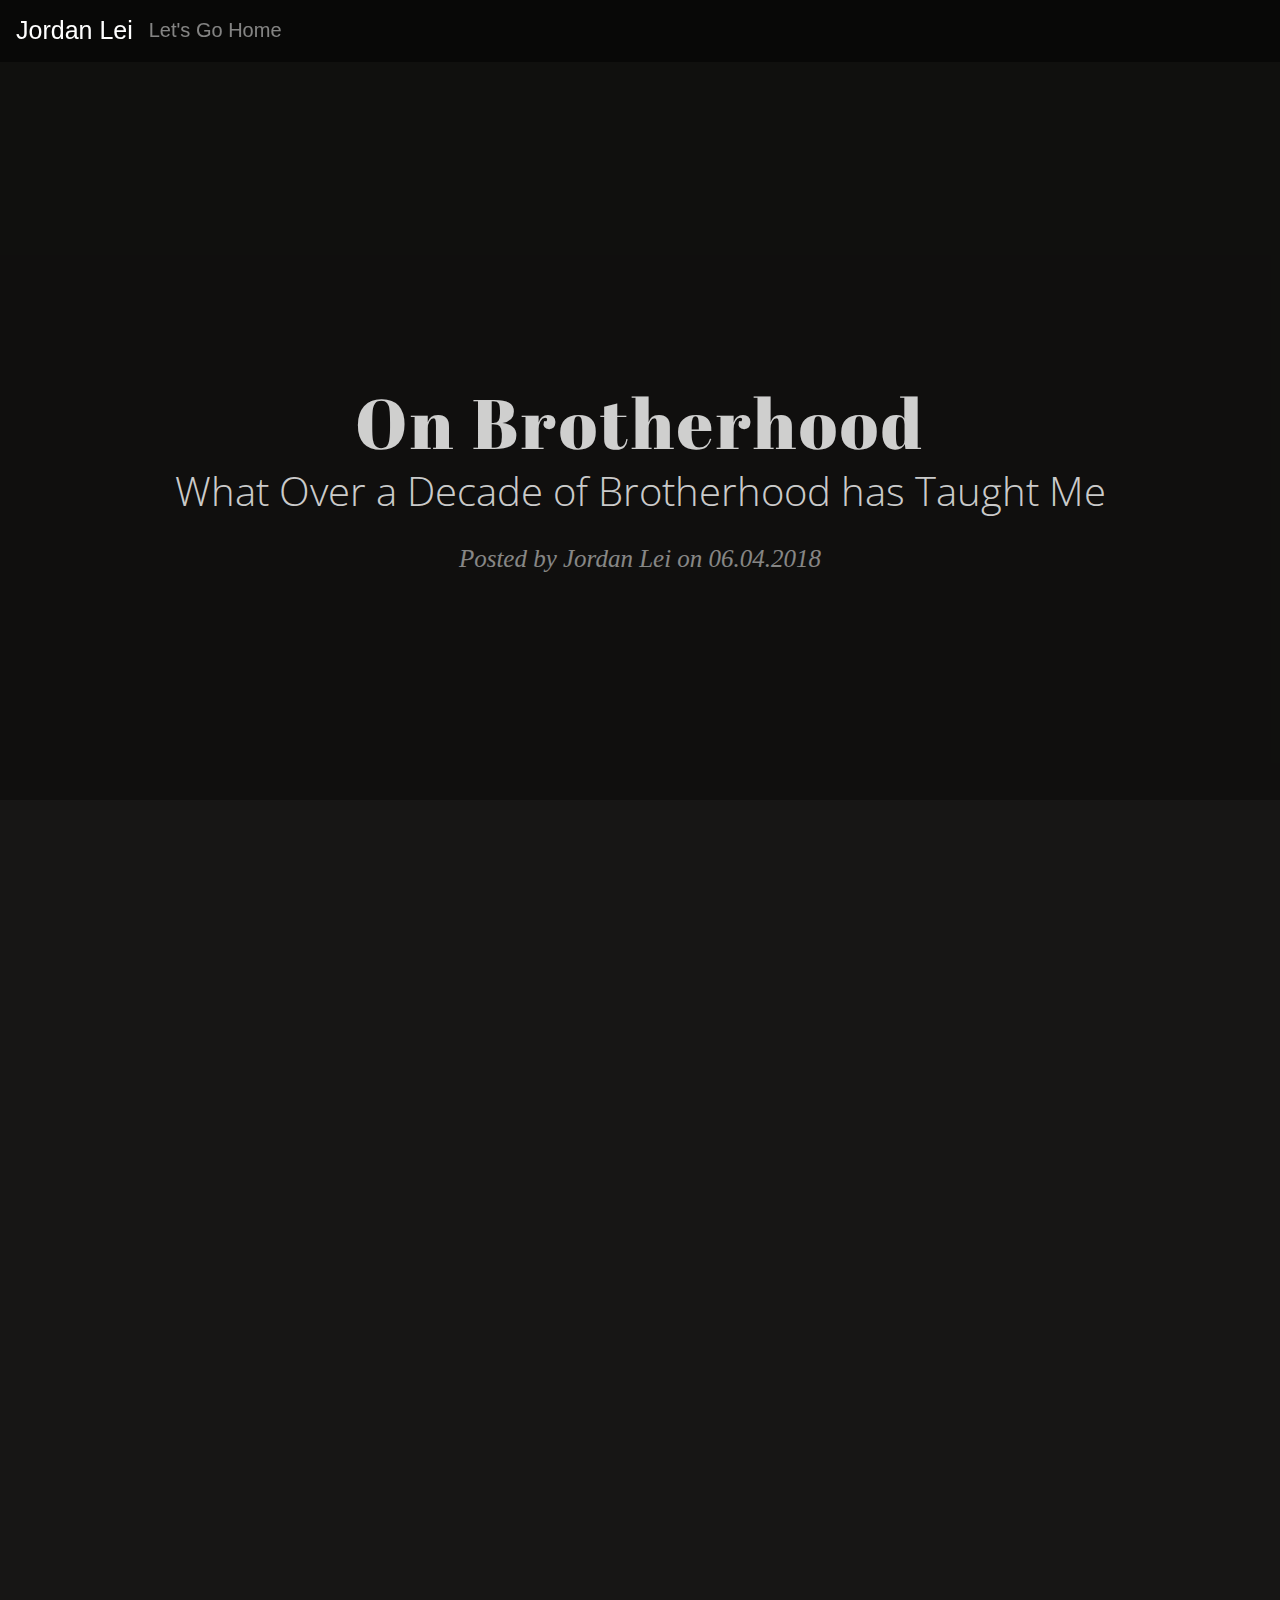
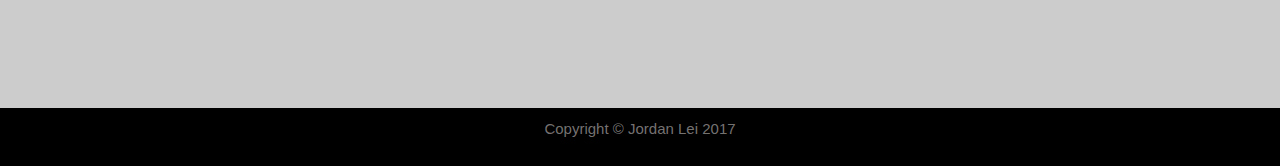
<file: on-brotherhood.html>
<!DOCTYPE html>
<html>
<head>
<meta name="viewport" content="width=device-width, initial-scale=0.6, minimum-scale= 0.6">
  <link rel="stylesheet" href="css/bootstrap.min.css"/>
  <link rel="stylesheet" href="css/sketchpadstyle.css"/>
  <link rel="stylesheet" href="css/animate.css"/>
  <link href="https://fonts.googleapis.com/css?family=Ultra" rel="stylesheet">
  <link href="https://fonts.googleapis.com/css?family=Abril+Fatface" rel="stylesheet">
  <link href="https://fonts.googleapis.com/css?family=Arimo" rel="stylesheet">
  <link href="https://fonts.googleapis.com/css?family=Open+Sans+Condensed:300" rel="stylesheet">
  <link href="https://fonts.googleapis.com/css?family=Libre+Baskerville" rel="stylesheet">
  <script src="js/jquery.min.js"></script>
  <script src="js/tether.min.js"></script>
  <script src="js/bootstrap.min.js"></script>
  <script src="js/blogscript.js"></script>
 </head>

<body>
  <nav class="navbar navbar-fixed-top navbar-dark">
    <a class="navbar-brand" href="index.html#home">Jordan Lei</a>
    <ul class="nav navbar-nav">
      <li class="nav-item">
        <a class="nav-link" href="sketchpad.html"> Let's Go Home <span class="sr-only">(current)</span></a>
      </li>
    </ul>
  </nav>
	
  <div class="header-content-blog removed mobile-only" id= "on-brotherhood-mobile-header" style= "overflow: hidden;">
	  <img src= "blog/images/matthew-silly-mobile.jpg" style= "min-width: 100%; height: 800px; position: absolute; margin:auto; float:left;" alt= "placeholder">
	  <div class="content-container col-xs-12 img-responsive blog-title" style= "min-height: 800px; background-color: rgba(0, 0, 0, 0.3); padding-top:30%; word-wrap: break-word; overflow: hidden;">
		  <h1  class= "scroll-fadeinup-alw" style= "color: rgba(255,255,255,0.8); text-shadow:none; font-size: 70px;">On Brotherhood</h1>
		  <h2  class= "scroll-fadeinup-alw" style= "font-family:'Open Sans Condensed', 'sans-serif'; font-size: 40px">What Over a Decade of Brotherhood has Taught Me</h2><br>
		  <h3 class= "scroll-fadeinup-alw"><i> Posted by Jordan Lei on 06.04.2018
			</i></h3>
 		</div>
 </div>

  <div class="header-content-blog desktop-only" id= "on-brotherhood-header">  
	  <div class="content-container col-xs-12 img-responsive blog-title" id= "how-to-engage-with-art-title1" style= "min-height: 800px; background-color: rgba(0, 0, 0, 0.3); padding-top: 30%; word-wrap: break-word; overflow: hidden;">
		  <h1  class= "scroll-fadeinup-alw" style= "color: rgba(255,255,255,0.8); text-shadow:none; font-size: 70px">On Brotherhood</h1>
		  <h2  class= "scroll-fadeinup-alw" style= "font-family:'Open Sans Condensed', 'sans-serif'; font-size: 40px">What Over a Decade of Brotherhood has Taught Me</h2><br>
		  <h3 class= "scroll-fadeinup-alw"><i> Posted by Jordan Lei on 06.04.2018
			</i></h3>
 </div>
<!--
	  <div class= "header-content-inner scroll-fadein blog-author" id= "blog-title-author">
		  <h2>Jordan Lei<br> 06.04.2018</h2>
      </div>
-->
  </div>

	
<section style="padding:0">
    <div class="content-container img-responsive section-dark blog-section" style= "padding:0">
		<div class="content-container img-responsive" style= "padding-left:20%; padding-right:20%; padding-top: 5%">
			<div class="content-container col-xs-12 img-responsive scroll-fadeinup-once hidden" style= "padding-left: 0%; padding-right: 0%; min-height:0; word-wrap: break-word">
				<h1>It's a Quiet Saturday Morning.</h1>
			</div>
			<p class= "scroll-fadeinup-once hidden">
				My right cheek is firmly pressed into the pillow when I hear the door quietly creak open. I hear the pitter-patter of soft steps, followed by an excited whisper that I know all too well. 
			</p><br>
			<p class= "scroll-fadeinup-once hidden">
				“Jordan!” I feel the mattress sink a little behind me as my little brother shuffles in next to me. He says my name in this particular way, the way he lingers on the turn between the “J” and “ordan” parts of my name, as if he’s saying “Jeeeordan”. It makes me smile.
			</p><br>
			<p class= "scroll-fadeinup-once hidden">
				“Mah-jooo,” I return. Only I get to call him that. Everyone else can wait in line to call him “Matthew”, but “Mah-joo”? That’s ours only. I guess it’s our little code. It’s a simple thing, really; some might even call it stupid, but I guess it’s one of the few things I have left from a simpler time. 
			</p><br>
			<p class= "scroll-fadeinup-once hidden">
				Before Matthew was born, my parents did the sensible-parent-charade of asking me whether or not I wanted a baby brother. Mind you, at the time they asked me, my mom was already very clearly pregnant, and it wasn’t like they could just return him for a refund at WalMart if things didn’t quite work out, so of course I didn’t really have a say in the matter. Then again, I suppose it was nice of them to ask, in a well-it’s-happening-anyway-I-hope-you’re-not-mad way. If I recall correctly, I was pretty neutral on the matter, but I had a few concerns about the various horror stories I had heard about growing up with a little sibling. What if he takes my toys? What if he tattles on me? What if, what if, what if. Here’s the thing: in childhood, there are a lot of choices you get to make, but for a long and significant portion of it most of it only revolves around the people you hang out with. Of course, parents always had an indirect say in what you do, what activities you’re involved in, and final jurisdiction on whether or not sleepovers were allowed that night (if Mom says no, go ask Dad), but all in all, most of my free reign was over the people I could hang out with. But that simply isn’t the case in growing up with a brother.  
			</p><br>
			<div class="content-container col-xs-12 img-responsive scroll-fadein hidden" style= "min-height:0; word-wrap: break-word;  padding-left: 0; padding-right: 0; padding-bottom: 20px; text-align: center">
				<hr>
				<h2 style= "font-weight: 100; padding-left: 5%; padding-right: 5%">
					All of a sudden, this new human being shows up in your life, and you’re expected to take care of him, look after him, be a good example, all while not having any say in the matter.
				</h2>
				<hr>
			</div>
			<p class= "scroll-fadeinup-once hidden">
				I remember very little from the time Matthew was born. All I remember was that I really liked the chicken soup they brought us in the hospital, and suddenly one day, this strange looking tiny human shows up out of nowhere. Tiny human is really too much credit; he looked more like a russet potato. He was born on Valentine’s Day, which my parents thought was romantic and endearing and me, well, not so much. I had the big-brother foresight of being vastly concerned about my brother being pushed around for having his birthday on a day that represented icky things like love. Oh well, at least it was easy to remember. They chose Matthew for his name, going with the whole biblical-naming scheme.
			</p><br>
			<img class= "removed mobile-only scroll-fadeinup-once hidden" src= "blog/images/matthew-swing.JPG" style= "width: 100%; padding-bottom: 20px" alt= "placeholder" align= "right">
			<div class="content-container col-xs-6 img-responsive scroll-fadeinup-once hidden desktop-only" style= "padding-left: 5%; padding-right: 2%; min-height: 0; float:right;">
				<div class= "content-container" style="min-height: 400px; background-image: url(blog/images/matthew-swing.JPG); background-position: right; background-size: 65% 100%;">
				</div>
			</div>
			<p class= "scroll-fadeinup-once hidden">
				When I was in third grade, my teacher, Mrs. Schukart asked us to write some poems. I wrote one about Matthew. Although I’m a little fuzzy on the details, I remember saying something along the lines of “I don’t need Matthew to be rich, or famous, or the president. All I want is for him to be happy.” I never thought much of it, but apparently the parents who saw it in curriculum night were very impressed. I didn’t think it meant that much at the time. Being a big brother meant a lot of things, as my parents constantly reminded me. I had to be an example, a leader, a teacher, a guardian, all at once. It wasn’t always an easy thing to do. All of a sudden, our house was flooded with things catered towards toddler-related life. The attention I got from my parents slowly diminished, and it felt at times like I was traversing this weird and scary thing called childhood somewhat on my own. All while being the role model for a squishy, not yet fully-functioning toddler. Although I wouldn’t admit it out loud, and I can’t pinpoint an exact example, I think every big brother has felt moments of jealousy, frustration, and even anger towards the younger. Because being a big brother is just such a large role, such an important position, that there is no way I, even now- let alone then, could comprehend its immensity. 
			</p><br>
			<p class= "scroll-fadeinup-once hidden">
				 I remember the times when my friends would come over to my place to hang out and play Wii, which at the time, was the pinnacle of entertainment. My parents would sometimes throw in my little brother to hang out with us, and I remember being distinctly upset that we had to include him in our activities. Being six and a half years younger than I was, he had no way to compete with seasoned, well-trained Wii connoisseurs, so we usually just threw him a Wii controller that had no batteries in it so he could pretend he was playing. But being a big brother didn’t always involve me slighting my poor baby brother. When I was alone, without the company and influence of my peers, we spent days constructing intricate Lego structures and stacking little wooden train sets in ways that seemed to defy gravity. But once my friends arrived, I was gone. 
			</p><br>
        </div>
    </div>
</section>

<section style="padding:0">
    <div class="content-container img-responsive section-light blog-section">
		<div class="content-container img-responsive" style= "padding-left:20%; padding-right:20%; padding-top: 5%">
			<div class="content-container col-xs-12 img-responsive scroll-fadeinup-once hidden removed mobile-only" style= "padding-left: 0%; padding-right: 2%; min-height:0; word-wrap: break-word;">
				<h1>It's easy for me now to criticize myself back then,</h1>
			</div>
			<div class="content-container col-xs-6 img-responsive scroll-fadeinup-once hidden desktop-only" style= "padding-left: 0%; padding-right: 2%; min-height:0; word-wrap: break-word;">
				<h1>It's easy for me now to criticize myself back then,</h1>
			</div>
			<p class= "scroll-fadeinup-once hidden">
				but it really wasn’t just a simple thing. The big brother is expected to navigate the world alone, without the guidance of some older figure to show him the way. I had to carve out my own path, walk through the thorns and bristles, and traverse the unknown. Every path was the path least traveled, because there were no paths there in the first place. We moved constantly while I was little. When I was two, we moved from China to Canada, and later when I was six, over to Portland. I had been to so many schools, said my first hellos and last goodbyes to so many people, that by the time I was in third grade all I wanted to do was fit in. Matthew will never know that. He only knows a life after immigration, a life where both parents speak fluent English. A life where things change in predictable ways.
			</p><br>
			<p class= "scroll-fadeinup-once hidden">
				Things get even more complicated when you factor in the simple truth that, if only by proximity, it is inevitable that the older and younger brother get compared to one another on a consistent basis. If I had a dollar for every time someone mentioned the fact that my little brother and I look alike (as if it’s a surprise), I might be able to graduate Penn debt-free. But Jordan, you might say, he’s six-and-a-half-years younger than you. Shouldn’t he have much more to complain about? That might be true, but I don’t know. I think we all have our struggles. Matthew’s hugely talented, especially in art. One year, both he and I won best-in-state awards for various art competitions. Mine was the Federal Junior Duck Stamp Competition, and his was the Doodle4Google competition. I was happy for him, for sure, but my prize was a small certificate and a framed version of my original work. Matthew came home with this massive larger-than-life blown up version of his painting. And by massive, I mean it literally would not fit in the dorm I live in today. My parents hung it up in the foyer, so big and so blatantly obvious you couldn’t miss it if you tried. To this day, I think my piece is shelved away in some closet. 
			</p><br>
			
			<p class= "scroll-fadeinup-once hidden">
				It wasn’t my parents’ fault. Matthew’s piece was vibrant, eye-catching, creative, and quite frankly, fantastic. My piece was, well, a duck. A freaking awesome duck, but a duck nonetheless. Although I now understand the importance of giving Matthew his spotlight, I have to admit that at the time, I was a little hurt. When I told my mom, she sat me down and told me something I’ll never forget. 
			</p><br>

			<div class="content-container col-xs-12 img-responsive scroll-fadeinup-once hidden" style= "padding-left: 0%; padding-right: 0%; min-height: 0">
				<img src= "blog/images/matthew-doodle.jpg" style= "max-width:100%" alt= "doodle">
				<h3>I mean, come on. It's pretty great.</h3>
			</div>
			
			<p class= "scroll-fadeinup-once hidden">
				“Jordan,” she said, in the voice I had come to know when a moral lesson was coming. “Do you know what my father told me about being a big sister to your uncle?” I didn’t want to hear it, but she kept going anyway. “He told me- here’s the thing. As an older sibling, you’re given so many gifts. You get to be the center of attention for the first years of your life. You’ve gotten our undivided attention, in a time when we were younger. We’re older now, Jordan, whether you like it or not. We don’t have the energy we once had. Remember when you were little, when we used to take you to the library every day?”
			</p><br>
			<p class= "scroll-fadeinup-once hidden">
				I sat there, quiet. 
			</p><br>
			<p class= "scroll-fadeinup-once hidden">
				“We used to walk you to the library every. Single. Day. Matthew has never had that, and now that we’re both working, he probably never will. When you were little, I used to keep a journal of every little thing you did. We can’t do that anymore. And at the end of the day, Matthew gets six-and-a-half fewer years with us, six-and-a-half fewer years to spend with his parents than you do."
			</p><br>
			<div class="content-container col-xs-12 img-responsive scroll-fadein hidden" style= "min-height:0; word-wrap: break-word;  padding-left: 0; padding-right: 0; padding-bottom: 20px; text-align: center">
				<hr>
				<h2 style= "font-weight: 100; padding-left: 5%; padding-right: 5%">
					 "So take care of him. Love him, because he will never have the gifts that you were born with.”
				</h2>
				<hr>
			</div>
			<p class= "scroll-fadeinup-once hidden">
				When my grandmother passed away a year earlier, I still remember what my little brother said. He tugged on my mother’s sleeve and said: “I wanted Grandma to live to see me grow as tall as Jordan. I wanted Grandma to see me grow up.” That was a gift I was given. A gift that Matthew will never know. 
			</p><br>
			<p class= "scroll-fadeinup-once hidden">
				As older siblings, we are burdened with a seemingly impossible and singular task: to be the guardian angel for our little siblings. And we bear that burden unknowingly, one <i>did-not</i> and <i>did-too</i> at a time. We falter, fail, and get punished for undertaking a job better suited for saints than for people. We pave the path, set out the trail, get judged and judge in return, on the bitter and terrifying road to maturity. But all the same, I don’t think we give enough credit to the little ones. I certainly haven’t. I can still feel Matthew’s burning tears as he pressed his face against my chest after being scolded for not being as studious as I was. I can still feel his innocent sobs as he burrowed his head against my heart, trying to walk a path that wasn’t built for him, but that he was expected to undertake all the same. Oh, how we as older siblings wish that we had a path to follow, not knowing the true difficulty of following a path that was built by and for someone entirely different. My brother is constantly left in my wake. He’s always Matthew “<i>aren’t-you-Jordan’s-brother?</i>” Lei. For every boorish, crude step I take in finding my way to my own identity, Matthew treads lightly, choosing between the unknown or a path paved by footsteps in the shape of my feet. And not once, and I’ve been keeping track, not once has he complained about having me as a big brother. Not once has he complained about having to follow my path or questioned why he continues with extracurriculars I’ve done but aren’t suited for him. Not once.  
			</p><br>
        </div>
    </div>
</section>

	
<section style="padding:0">
	
    <div class="content-container img-responsive section-dark blog-section" style= "padding:0; padding-bottom: 5%; word-wrap: break-word; overflow:hidden">
		<div class="content-container img-responsive" style= "padding-left:20%; padding-right:20%; padding-top: 5%">
			<div class="content-container col-xs-12 img-responsive scroll-fadeinup-once hidden removed mobile-only" style= "padding-left: 0%; padding-right: 2%; min-height:0; word-wrap: break-word;">
				<h1>Before I left for college, my mom told me about something my brother had told her.</h1>
			</div>
			<div class="content-container col-xs-6 img-responsive scroll-fadeinup-once hidden desktop-only" style= "padding-left: 0%; padding-right: 2%; min-height:0; word-wrap: break-word;">
				<h1>Before I left for college, my mom told me about something my brother had told her.</h1>
			</div>
			<p class= "scroll-fadeinup-once hidden">
				“It’s not fair that Jordan gets to leave,” he said, “Before I was born, he never knew how much it hurt not to have a brother around. Now I have to deal with a life without him here.” 
			</p><br>
			<p class= "scroll-fadeinup-once hidden">
				 And it’s true. It’s a burden I’ve never had to bear. 
			</p><br>
			<p class= "scroll-fadeinup-once hidden">
				Here’s what I think. Little brothers don’t get enough credit. They don’t get enough credit for living a life where they’re constantly living in our wake. They don’t get enough credit for living a life where all they’ve ever known is a life where they’re a player in a two-player videogame. They live, love, and lose all the time, and yet, at the end of the day, you can always expect to fall into their arms when you come home. <i>Home.</i>
			</p><br>
			<img class= "removed mobile-only scroll-fadeinup-once hidden" src= "blog/images/matthew-jordan-1.jpg" style= "width: 100%; padding-bottom: 20px" alt= "placeholder" align= "right">
			<div class="content-container col-xs-12 img-responsive scroll-fadeinup-once hidden desktop-only" style= "padding-left: 0%; padding-right: 0%; min-height: 500px; background-image: url(blog/images/matthew-jordan-1.jpg); background-size:cover;">
			</div>
			
        </div>
    </div>
	
</section>
	
<section style="padding:0">
    <div class="content-container img-responsive section-light blog-section">
		<div class="content-container img-responsive" style= "padding-left:20%; padding-right:20%; padding-top: 5%; overflow: hidden;">
			<div class="content-container col-xs-12 img-responsive scroll-fadeinup-once hidden" style= "padding-left: 0%; padding-right: 0%; min-height:0; word-wrap: break-word;">
				<h1>So, Matthew, if you are reading this, whether it’s today, or tomorrow, or fifty years in the future,</h1>
			</div>
			<!--
			<div class="content-container col-xs-6 img-responsive scroll-fadeinup-once hidden" style= "padding-left: 5%; padding-right: 2%; min-height: 0; float:right;">
				<img src="blog/images/background.jpg" style= "width: 100%">
			</div>
			-->
			<p class= "scroll-fadeinup-once hidden">
				I want to add to the conversation I started over eleven years ago when I wrote that poem in third grade. You’re still too young to understand, but I’m just starting to understand what it means to be a big brother. I’m still learning, and I don’t think I’ll ever truly know what it means to have older sibling as a lifelong occupation, but I guess I just wanted to check in and say this. You deserve the world. You deserve to live a life where you can be whoever the heck you want to be. You deserve to be someone who isn’t constantly compared to goes-to-Penn-and-also-does-art Jordan Lei. And only now, only now am I starting to realize something that you’ve always known- that there doesn’t exist a Jordan Lei without a Matthew Lei.
			</p><br>
			<p class= "scroll-fadeinup-once hidden">
				It’s true that we don’t get to choose our brothers. But we do get to grow, laugh, and change with them. We get to share tears and memories and all the things we cherish in life, and love, and loss. And I know that, at the end of it all, I couldn’t have chosen better myself. 
			</p><br>
			
			<p class= "scroll-fadeinup-once hidden">
				Because when the daylight comes, and I hear those light footsteps approach, and we exchange our inside joke about stupid nicknames we came up with forever ago, there’s no one I would rather be.
			</p><br>
			<img class= "removed mobile-only scroll-fadeinup-once hidden" src= "blog/images/matthew-jordan-4.jpg" style= "width: 100%; padding-bottom: 20px" alt= "placeholder" align= "right">
			<div class="content-container col-xs-12 img-responsive scroll-fadein hidden desktop-only" style= "padding-left: 0%; padding-right: 0%; min-height: 500px; background-image: url(blog/images/matthew-jordan-4.jpg); background-size:cover;">
			</div>
			<p class= "scroll-fadein hidden" style= "text-align: center;">
				Forever your big brother, <br>
				Jordan Lei
			</p><br>
        </div>
    </div>
</section>
	

  <section id= "footer">
      <div class="container">
          <div class="row">
              <div class="text-xs-center">
                  <p>
                    Copyright &copy Jordan Lei 2017
                  </p>
              </div>

          </div>
      </div>
  </section>

	</body>
<script>

</script>


</html>
</file>
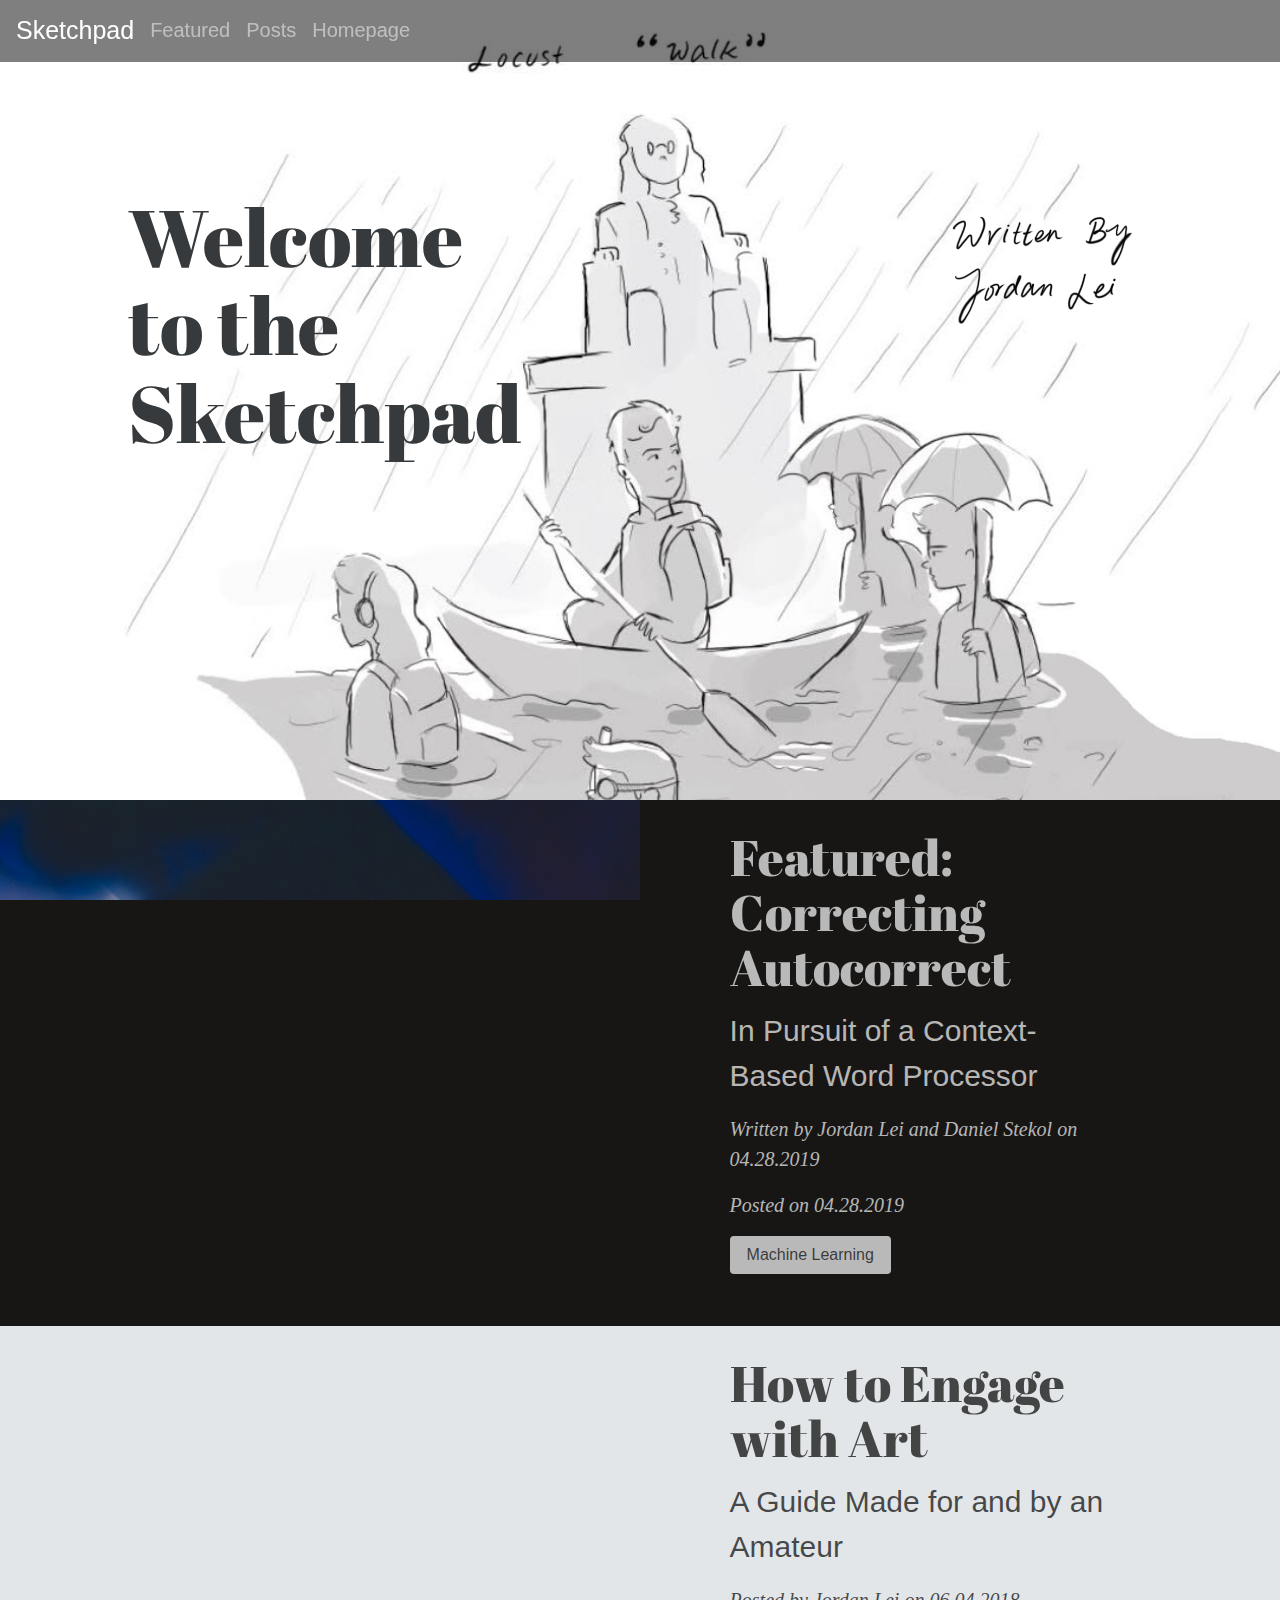
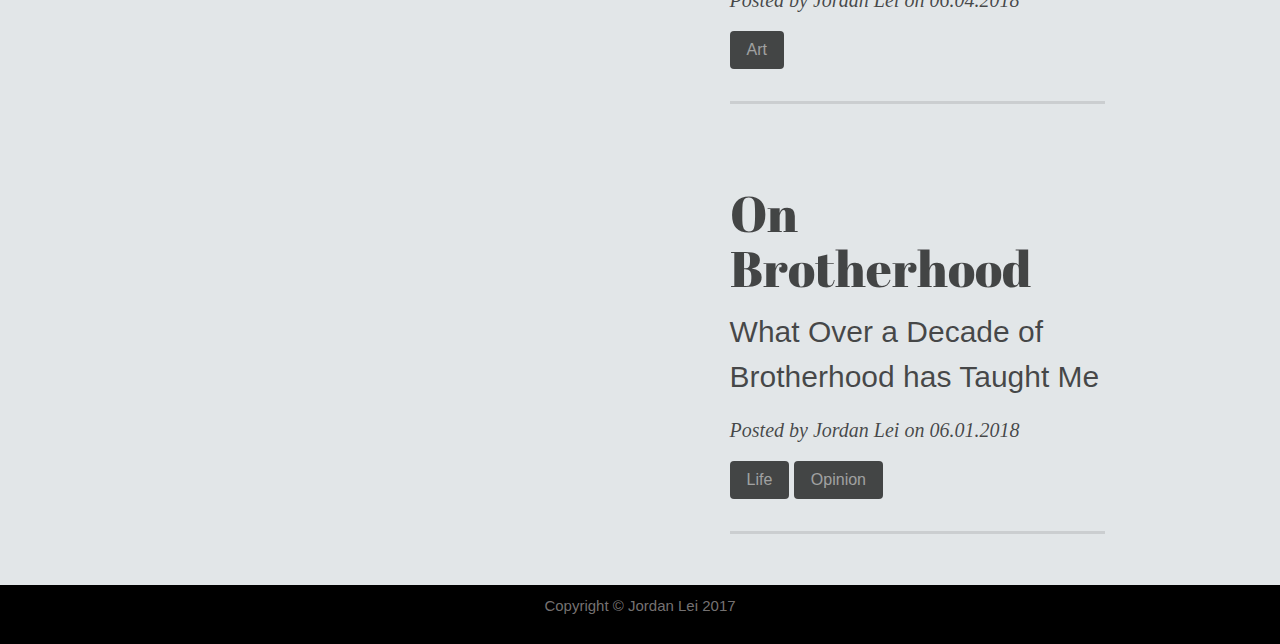
<file: sketchpad.html>
<!DOCTYPE html>
<html>
<head>
<meta name="viewport" content="width=device-width, initial-scale=0.6, minimum-scale= 0.6">
  <link rel="stylesheet" href="css/bootstrap.min.css"/>
  <link rel="stylesheet" href="css/sketchpadstyle.css"/>
  <link rel="stylesheet" href="css/animate.css"/>
  <link href="https://fonts.googleapis.com/css?family=Ultra" rel="stylesheet">
  <link href="https://fonts.googleapis.com/css?family=Abril+Fatface" rel="stylesheet">
  <link href="https://fonts.googleapis.com/css?family=Arimo" rel="stylesheet">
  <script src="js/jquery.min.js"></script>
  <script src="js/tether.min.js"></script>
  <script src="js/bootstrap.min.js"></script>
  <script src="js/blogscript.js"></script>
  </head>

<body data-spy="scroll" data-target="#top-nav">
  <nav class="navbar navbar-fixed-top navbar-dark" id= "#top-nav">
    <a class="navbar-brand js-scroll-trigger" href="sketchpad.html#home">Sketchpad</a>

    <ul class="nav navbar-nav">
		<li class="nav-item">
			  <a class="nav-link js-scroll-trigger" href="sketchpad.html#featured"> Featured <span class="sr-only">(current)</span></a>
		</li>
		<li class="nav-item">
				<a class="nav-link js-scroll-trigger" href="sketchpad.html#posts"> Posts <span class="sr-only">(current)</span></a>
		</li>
		<li class="nav-item">
			<a class="nav-link" href="index.html#home"> Homepage <span class="sr-only">(current)</span></a>
		</li>
    </ul>

  </nav>


    <!-- header content -->
    <section id= "home"> 
		<div class="header-content desktop-only" >
			<div class="header-container col-xs-5 img-responsive scroll-fadein" style= "padding:10%; padding-top: 15%">
				<h1> Welcome to the Sketchpad</h1>
			</div>
			<div class="header-container col-xs-3 img-responsive">	  
			</div>
			<div class="header-container col-xs-3 img-responsive scroll-fadein">	  
				<img src= "blog/images/sig.png" align= "right" style= "width: 80%; padding-top: 50%">
			</div>
		</div>

	
			<!-- header content mobile only -->
			<div class="header-content removed mobile-only" align= "center" 
			id= "header-mobile">
			<div class="header-container img-responsive" style= "padding-top: 450px; padding-bottom: 15%">
					<h1 class= "scroll-fadeinup"> Welcome to the Sketchpad</h1>
					<img class= "scroll-fadein" src= "blog/images/sig.png" style= "height: 200px">
			</div>
	</section>


<section class= "blog-post-dark" id= "featured">
	<article class="blog-post desktop-only">
    <div class="content-container col-xs-6 img-responsive" style="background-image: url(blog/project_images/keyboard.jpg); background-size: 70% 100%; background-position:left;">
    </div>
	<div class="content-container col-xs-6 img-responsive scroll-fadeinup-once">
		<div class="content-container col-xs-10 img-responsive">
		<a href="correcting-autocorrect.html">
			<h2 class="section-title"> Featured: <br> Correcting Autocorrect</h2>
			<p class="section-text"> In Pursuit of a Context-Based Word Processor
			</p>
		</a>
		<p class="section-subtext"> <i> Written by Jordan Lei and Daniel Stekol on 04.28.2019
		</i></p>
		<p class="section-subtext"> <i> Posted on 04.28.2019
		</i></p>
		<p class="btn btn-xl">Machine Learning</p>
    	</div>
	</div>	
	</article>
	
	<div class="blog-post removed mobile-only" align= "center">
	<div class="content-container col-xs-12 img-responsive scroll-fadeinup hidden">
		<div class="content-container col-xs-12 img-responsive" style="margin: 0 auto" >
		<a href="how-to-engage-with-art.html">
			<h2 class="section-title"> Featured: <br> How to Engage with Art</h2>
			<p class="section-text"> A Guide Made for and by an Amateur
			</p>
		</a>
		<p class="section-subtext"> <i> Posted by Jordan Lei on 06.04.2018
		</i></p>
		<p class="btn btn-xl">Art</p>
    	</div>
	</div>	
	</div>
	
</section>
	

<div id= "posts"></div>

<section class= "blog-post-light">
	<article class="blog-post desktop-only">
    <div class="content-container col-xs-6 img-responsive" style="background-image: url(blog/images/starry-night-van-gogh.jpg); background-size: 70% 100%;">	  
    </div>
	<div class="content-container col-xs-6 img-responsive scroll-fadein">
		<div class="content-container col-xs-10 img-responsive">
		<a href="how-to-engage-with-art.html">
			<h2 class="section-title"> How to Engage with Art</h2>
			<p class="section-text"> A Guide Made for and by an Amateur
			</p>
		</a>
			<p class="section-subtext"> <i> Posted by Jordan Lei on 06.04.2018
			</i></p>
			<p class="btn btn-xl">Art</p>
		<hr>
    	</div>
	</div>
	</article>
	
	<article class="blog-post removed mobile-only" align= "center">
	<div class="content-container col-xs-12 img-responsive scroll-fadein hidden">
		<div class="content-container col-xs-12 img-responsive" style="margin: 0 auto" >
		<a href="how-to-engage-with-art.html">
			<h2 class="section-title"> How to Engage with Art</h2>
			<p class="section-text"> A Guide Made for and by an Amateur
			</p>
		</a>
		<p class="section-subtext"> <i> Posted by Jordan Lei on 06.04.2018
		</i></p>
		<p class="btn btn-xl">Art</p>
		<hr>
    	</div>
	</div>	
	</article>
</section>
	
<section class= "blog-post-light">
	<article class="blog-post desktop-only">
    <div class="content-container col-xs-6 img-responsive" style="background-image: url(blog/images/matthew-jordan-4.jpg); background-size: 70% 100%;">	  
    </div>
	<div class="content-container col-xs-6 img-responsive scroll-fadein">
		<div class="content-container col-xs-10 img-responsive">
		<a href="on-brotherhood.html">
			<h2 class="section-title"> On Brotherhood</h2>
			<p class="section-text"> What Over a Decade of Brotherhood has Taught Me
			</p>
		</a>
		<p class="section-subtext"> <i> Posted by Jordan Lei on 06.01.2018
		</i></p>
		<p class="btn btn-xl">Life</p>
		<p class="btn btn-xl">Opinion</p>
		<hr>
    	</div>
	</div>
	</article>
	
	<article class="blog-post removed mobile-only" align= "center">
	<div class="content-container col-xs-12 img-responsive scroll-fadein hidden">
		<div class="content-container col-xs-12 img-responsive" style="margin: 0 auto" >
		<a href="on-brotherhood.html">
			<h2 class="section-title"> On Brotherhood</h2>
			<p class="section-text"> What Over a Decade of Brotherhood has Taught Me
			</p>
		</a>
		<p class="section-subtext"> <i> Posted by Jordan Lei on 06.01.2018
		</i></p>
		<p class="btn btn-xl">Life</p>
		<p class="btn btn-xl">Opinion</p>
		<hr>
    	</div>
	</div>	
	</article>
</section>
	




	


  <section id= "footer">
      <div class="container">
          <div class="row">
              <div class="text-xs-center">
                  <p>
                    Copyright &copy Jordan Lei 2017
                  </p>
              </div>

          </div>
      </div>
  </section>


	</body>
	<script>
		$('body').scrollspy({
		target: '#mainNav',
		offset: 55
	});
	</script>
	<!-- jQuery -->
	<script src="js/jquery.js"></script>

	<!-- Bootstrap Core JavaScript -->
	<script src="js/bootstrap.min.js"></script>

	<!-- Scrolling Nav JavaScript -->
	<script src="js/jquery.easing.min.js"></script>
	<script src="js/scrolling-nav.js"></script>



</html>
</file>
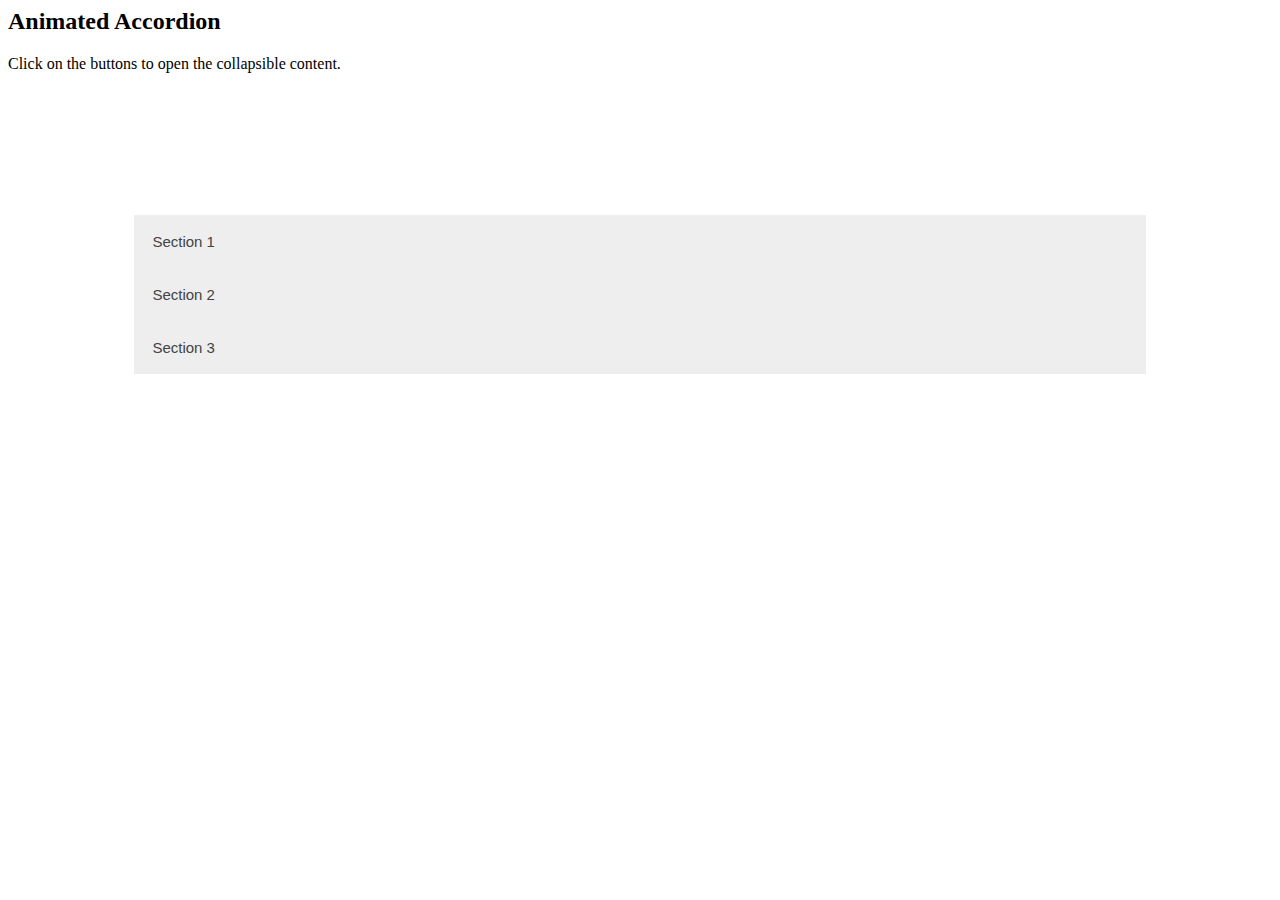
<file: test-html.html>
<html>
<head>
<meta name="viewport" content="width=device-width, initial-scale=1">
<style>
.accordion {
  background-color: #eee;
  color: #444;
  cursor: pointer;
  padding: 18px;
  width: 100%;
  border: none;
  text-align: left;
  outline: none;
  font-size: 15px;
  transition: 0.4s;
}

.active, .accordion:hover {
  background-color: #ccc;
}

.panel {
  padding: 0 18px;
  background-color: white;
  max-height: 0;
  overflow: hidden;
  transition: max-height 0.2s ease-out;
}
</style>
</head>
<body>

<h2>Animated Accordion</h2>
<p>Click on the buttons to open the collapsible content.</p>

<div class= "blog-post-dark" style= "padding: 10%">
    <button class="accordion">Section 1</button>
    <div class="panel">
    <p>Lorem ipsum dolor sit amet, consectetur adipisicing elit, sed do eiusmod tempor incididunt ut labore et dolore magna aliqua. Ut enim ad minim veniam, quis nostrud exercitation ullamco laboris nisi ut aliquip ex ea commodo consequat.</p>
    </div>

    <button class="accordion">Section 2</button>
    <div class="panel">
    <p>Lorem ipsum dolor sit amet, consectetur adipisicing elit, sed do eiusmod tempor incididunt ut labore et dolore magna aliqua. Ut enim ad minim veniam, quis nostrud exercitation ullamco laboris nisi ut aliquip ex ea commodo consequat.</p>
    </div>

    <button class="accordion">Section 3</button>
    <div class="panel">
    <p>Lorem ipsum dolor sit amet, consectetur adipisicing elit, sed do eiusmod tempor incididunt ut labore et dolore magna aliqua. Ut enim ad minim veniam, quis nostrud exercitation ullamco laboris nisi ut aliquip ex ea commodo consequat.</p>
    </div>
</div>


</body>
</html>
</file>
<file: css/style.css>
body{
	position:relative;
}


.navbar{
	background: rgba(0, 0, 0, 0.5);
	font-size: 20px;
}

.navbar-brand{
	font-size: 25px;
}


.header-content-inner {
	  text-align: center;
	  width: 80%;
    margin-left: auto;
    margin-right: auto;
    color: white;
    position:relative;
    padding-top: 25%;
    padding-bottom: 25%;

}

.header-content {
 background-image: url(../images/jordanlei.JPG);
 background-attachment: fixed;
 background-position: center;
 background-repeat: no-repeat;
 background-size: cover;
 min-height: 500px;
}

.header-content h1 {
  color: rgba(255, 255, 255, 0.7);
	text-transform: uppercase;
	font-weight: 700;
	font-size: 65px;
}


.header-content h2 {
  color: rgba(255, 255, 255, 0.4);
	font-weight: 400;
}

.header-content a.btn {
	color: rgba(255, 255, 255, 0.9);
	background-color: rgba(0, 0, 0, 0.5);
	outline-color: none;
}


p {
	font-size: 20px;
}


#about{
	padding-left: 18%;
	padding-right:18%;
}



#about p{
	min-height: 370px;
}

#about-section a.btn {
  	color:rgba(255, 255, 255, 0.8);
	font-size: 20px;
	min-width: 200px;
	background-color: rgba(0, 0, 0, 0.9);

}

#education{
	padding-left: 18%;
	padding-right: 18%;
	background-color: rgba(0, 0, 0, 0.4);
	color: rgba(0, 0, 0, 0.8);

}

#education h3{
	padding: 0px;
}

#education a.btn{
	color:rgba(255, 255, 255, 0.8);
	font-size: 20px;
	min-width: 200px;
	background-color: rgba(0, 0, 0, 0.9);
	margin-top: 30px;
}


.about-image {
	height: 500px;
	padding-right: 20px;
}


#portfolio{
	color: rgba(0, 0, 0, 0.8);
	background-color: white;
	padding-left: 18%;
	padding-right:18%;
	padding-bottom:50px;
}

.portfolio-tab{
	padding-left: 18%;
	padding-right:18%;
	padding-top: 2%;
  padding-bottom: 2%;
	color: white;
}

#portfolio-section a.btn {
	color:inherit;
	border-color: inherit;
	border-width: medium;
	min-width: 100px;
}

#portfolio-cmu{
	display: table;
	float:right;
	padding:0;
}

#portfolio-ohsu{
	padding:0;
}

#portfolio-senate{
	background-image: url(../images/portfolio-photos/senate.jpg);
	background-attachment: fixed;
	background-position: center;
	background-repeat: no-repeat;
	background-size: cover;
}


#artwork{
	padding-left: 18%;
	padding-right:18%;

}

#artwork-section a.btn {
  	color:inherit;
	border-color: inherit;
	border-width: medium;
	min-width: 100px;
	

}

#artwork div.container{
	padding:0px;
}


#artwork div.text-sm-center{
	padding-bottom: 20px;
}
.carousel-caption{
	text-shadow: 10px;
	padding-bottom: 0px;
}

.carousel-caption h3 {
	font-size: 25px;
	color: rgba(255, 255, 255, 0.8);

}

.carousel-caption p {
	font-size: 15px;
	color: rgba(255, 255, 255, 0.8);

}

#artwork .header-content h2{
	color: rgba(0, 0, 0, 0.5);
}

section {
    padding: 100px 0;
}

/* line breaks */

hr.light {
    border-color: #fff;
}

hr {
    max-width: 100px;
    border-color: #f05f40;
    border-width: 3px;
}
hr {
    margin-top: 20px;
    margin-bottom: 20px;
    border: 0;
    border-top: 1px solid #eee;
}

.portfolio-image {
	  width: 200px;
    height: 200px;
}



.carousel {
	max-height: 500px;
}

.carousel-image {
  max-height:500px;
	min-height:500px;


}

#footer p{
	font-size:15px;
}

#footer{
  background-color: rgba(0, 0, 0, 1.0);
	color:rgba(170,165,165,0.7);
	padding-bottom:10px;
	padding-top:10px;
}




/* art page */
.header-content-art{
	background-image: url(../images/055.gif);
	background-attachment: fixed;
	background-position: center;
	background-repeat: no-repeat;
	background-size: cover;
	min-height: 500px;
}


.header-content-art h1 {
  color: rgba(255, 255, 255, 0.8);
	text-transform: uppercase;
	font-weight: 700;
	font-size: 65px;
}



/* art page */
#left-nav{
 padding-left: 3%;
 color: black;
 min-height: 60%;
 font-size: 20px;
}


#left-nav a.nav-link{
	color: rgba(0, 0, 0, 0.5);
}

#left-nav a.nav-link.active{
	color: rgba(0, 0, 0, 0.9);
}


#gallery{
	padding-left:18%;
	padding-right:18%;
	padding-top: 0px;
}

#gallery div.container{
	padding-bottom:100px;
}


.gallery-container{
	background-position: center;
	background-repeat: no-repeat;
	background-size: cover;
	height: 300px;
	padding:0px;
}

#realism h4{
	font-size: 14px;
}

#gallery-byte-me{
	background-image: url(../images/byte-me.jpg);
}

#gallery-freefall{
	background-image: url(../images/freefall.jpg);
}

#gallery-hackerman{
	background-image: url(../images/hackerman.jpg);
}

#gallery-deserted{
	background-image: url(../images/deserted.jpg)
}

#gallery-allegory-of-cave{
	background-image: url(../images/allegory-of-cave.jpg)
}

#gallery-eclipse{
	background-image: url(../images/eclipse.jpg)
}

#gallery-kingslanding{
	background-image: url(../images/kingslanding.jpg)
}

#gallery-elephant-temple{
	background-image: url(../images/elephant-temple.jpg)
}

#gallery-elements{
	background-image: url(../images/elements.jpg)
}

#gallery-thwaites{
	background-image: url(../images/thwaites.jpg)
}

#gallery-man-digital2{
	background-image: url(../images/man-digital2.jpg)
}

#gallery-chris-evans{
	background-image: url(../images/chris-evans.jpg)
}

#gallery-man-digital{
	background-image: url(../images/man-digital.jpg)
}

#gallery-landscape-digital{
	background-image: url(../images/landscape-digital.jpg)
}

#gallery-woman-digital{
	background-image: url(../images/woman-digital.jpg)
}

#gallery-jordan-portrait{
	background-image: url(../images/jordan-portrait.jpg);
}

#gallery-self-portrait{
	background-image: url(../images/self-portrait.jpg);
}

#gallery-rose{
	background-image: url(../images/rose.jpg);
}

#gallery-portrait-man{
	background-image: url(../images/portrait-man.jpg);
}

#gallery-portrait-girl{
	background-image: url(../images/portrait-girl.jpg);
}

#gallery-portrait-girl-2{
	background-image: url(../images/portrait-girl-2.jpg);
}

#gallery-portrait-man-2{
	background-image: url(../images/portrait-man-2.jpg);
}

#gallery-sentinel{
	background-image: url(../images/sentinel.jpg);
}

#gallery-mallards{
	background-image: url(../images/mallards.jpg);
}

#gallery-cubist-roses{
	background-image: url(../images/cubist-roses.jpg);
}

#gallery-abstract-roses{
	background-image: url(../images/abstract-roses.jpg);
}

#gallery-still-life{
	background-image: url(../images/still-life.jpg);
}

#gallery-guilin{
	background-image: url(../images/guilin.jpg);
}

#gallery-new-york{
	background-image: url(../images/new-york.jpg);
}

#gallery-portland{
	background-image: url(../images/portland-1.jpg);
}

#gallery-chicago{
	background-image: url(../images/chicago.jpg);
}

#gallery-hourglass-woman{
	background-image: url(../images/hourglass-woman.jpg);
}

#gallery-hourglass-city{
	background-image: url(../images/hourglass-city.jpg);
}
#gallery-time-cathedral{
	background-image: url(../images/time-cathedral.jpg);
}

#gallery-born{
	background-image: url(../images/born.jpg);
}

.hovereffect {
width:100%;
height:100%;
float:left;
overflow:hidden;
position:relative;
text-align:center;
cursor:default;
}

.hovereffect .overlay {
width:100%;
height:100%;
position:absolute;
overflow:hidden;
top:0;
left:0;
opacity:0;
background-color:rgba(0,0,0,0.5);
-webkit-transition:all .4s ease-in-out;
transition:all .4s ease-in-out
}

.hovereffect img {
display:block;
position:relative;
-webkit-transition:all .4s linear;
transition:all .4s linear;
}

.hovereffect h2 {
font-size: 17px;
color:#fff;
text-align:center;
position:relative;
-webkit-transform:translatey(-100px);
-ms-transform:translatey(-100px);
transform:translatey(-100px);
-webkit-transition:all .2s ease-in-out;
transition:all .2s ease-in-out;
padding:10px;
margin:0px;
}


.hovereffect h3{
	font-size: 15px;
	color: #fff;
	text-align: center;
	position: relative;
}

.hovereffect a.info {
text-decoration:none;
display:inline-block;
text-transform:uppercase;
color:#fff;
border:1px solid #fff;
background-color:transparent;
opacity:0;
filter:alpha(opacity=0);
-webkit-transition:all .2s ease-in-out;
transition:all .2s ease-in-out;
margin:80px 0 0;
padding:7px 14px;
}

.hovereffect a.info:hover {
box-shadow:0 0 5px #fff;
}

.hovereffect:hover img {
-ms-transform:scale(1.2);
}

.hovereffect:hover .overlay {
opacity:1;
filter:alpha(opacity=100);
}

.hovereffect:hover h2,.hovereffect:hover a.info {
opacity:1;
filter:alpha(opacity=100);
-ms-transform:translatey(0);
-webkit-transform:translatey(0);
transform:translatey(0);
}

.hovereffect:hover a.info {
-webkit-transition-delay:.2s;
transition-delay:.2s;
}

.gallery
{
    display: inline-block;
    margin-top: 20px;
}


/* academics */
#academic-left-nav{
 padding-left: 3%;
 color: black;
 min-height: 60%;
 font-size: 20px;
}

#academic-left-nav a.nav-link{
	color: rgba(255, 255, 255, 0.5);
}

#academic-left-nav a.nav-link.active{
	color: rgba(255, 255, 255, 0.9);
}


#academics-home{
	background-image: url(../images/academics/graduation.jpg);
	background-attachment: fixed;
	background-position: center;
	background-repeat: no-repeat;
	background-size: cover;

}

#portfolio-speech{
	background-image: url(../images/academics/speech.jpg);
	background-attachment: fixed;
	background-position: center;
	background-repeat: no-repeat;
	background-size: cover;
}

#portfolio-science{
	background-image: url(../images/academics/science.JPG);
	background-attachment: fixed;
	background-position: center;
	background-repeat: no-repeat;
	background-size: cover;
}

#portfolio-swimming{
	background-image: url(../images/academics/swimming.JPG);
	background-attachment: fixed;
	background-position: center;
	background-repeat: no-repeat;
	background-size: cover;
}




#about-home {
	background-image: url(../images/byte-me.jpg);
	text-color: white;
}

.content-container {
	background-position: left;
	background-repeat: no-repeat;
	background-size: auto;
	background-attachment: fixed;
	height:auto;
	min-height: 500px;
	padding-left: 5%;
	padding-right: 5%;
}

.section-title {
	padding-top: 50px;
	padding-bottom: 30px;
	font-family:"Lucida Grande", "Lucida Sans Unicode", "Lucida Sans", "DejaVu Sans", Verdana, "sans-serif";
	text-align: center;
	font-size: 1000;
	text-transform: capitalize;
}

.section-text {
	text-align:justify;
}
#about-content {
	background-color:#EAF3FA;
	color:#33373A;
}

.section-button {
	text-align: center;
}

#about-section {
	padding: 0;
}



#edu-section {
	padding: 0;
}


#edu-content {
	background-color:rgba(109,128,141,0.89);
	background-image: -webkit-linear-gradient(top left, rgba(5,5,4,1.00) 30%, rgba(30,40,40,0.89) 100%);
	background-image: -o-linear-gradient(top left, rgba(5,5,4,1.00) 30%, rgba(30,40,40,0.89) 100%);
	background-image: linear-gradient(to bottom, rgba(5,5,4,1.00) 50%, rgba(30,40,40, 0.89) 100%);
	color:#B5BFC6;
}







#portfolio-content {
	background-image: url(../images/city.jpg);
	background-size: cover;
	padding:0;
	color: rgba(234,243,250,0.7);
}

#portfolio-penn {
	display: flex;
	padding:0;
}


.about-section {
	display:flex;
}


#portfolio-penn-content {
	background-color: rgba(15,20,20,0.8);
	padding-left: 6%;
	padding-right: 5%;
	padding-bottom: 1%;
}



#portfolio-cmu-content {
	float:right;
	background-color: rgba(15,20,20,0.8);
	padding: 5%;
	padding-bottom: 1%;
}

#portfolio-ohsu-content {
	background-color: rgba(15,20,20,0.8);
	padding: 5%;
	padding-left: 6%;
	padding-bottom:1%;
}

#project-content {
	background-color:rgba(109,128,141,0.89);
	background-image: linear-gradient(to bottom, rgba(5,5,4,1.00) 50%, rgba(30,40,40,0.89) 100%);
	color:#B5BFC6;
}





#artwork-content {
	background-color: aliceblue;
	background-image: url(../images/city-lovers.JPG);
	background-size: cover;
	padding:0;
}

#artwork-penn {
	padding:0;
}

#artwork-penn-content {
	padding:5%;
	padding-top:0;
	padding-left:6%;
	background-color: rgba(15,20,20,0.7);
	color: rgba(234,243,250,0.7);
}


#art-is-everywhere {
	padding: 10;
}

#contact-content {
	color:rgba(220,230,230,0.7);
	padding-left: 5%;
	padding-right: 5%;
}

.footer-social {
	display: block;
	width: 100%;
	list-style-type: none;
	text-align: center;
}
.social-default {
	padding-left:5%;
	padding-right: 5%;
}
</file>
<file: css/sketchpadstyle.css>
body{
	position:relative;
	height:100%;
    overflow: scroll;
}


.navbar{
	background: rgba(0, 0, 0, 0.5);
	font-size: 20px;
}

.navbar-brand{
	font-size: 25px;
}


.header-content-inner {
	text-align: center;
	width: 80%;
    margin-left: auto;
    margin-right: auto;
    position:relative;
    padding-top: 250px;
    padding-bottom: 10%;

}

.header-content {
	background-image: url(../blog/images/sketch.JPG);
	background-attachment: fixed;
	background-position: center;
	background-repeat: no-repeat;
	background-size: cover;
	min-height: 800px;
}

#header-mobile {
	background-image: url(../blog/images/sketch.JPG);
	background-attachment: scroll;
	height: 900px;
}

.header-content h1 {
	font-family:'Abril Fatface', Cambria, "Hoefler Text", "Liberation Serif", Times, "Times New Roman", "serif";
	font-size: 80px;
}


.header-content h2 {
	font-family: Baskerville, "Palatino Linotype", Palatino, "Century Schoolbook L", "Times New Roman", "serif";
	font-size: 40px;
}

.header-content a.btn {
	color: rgba(255, 255, 255, 0.9);
	background-color: rgba(0, 0, 0, 0.5);
	outline-color: none;
}


p {
	font-size: 20px;
}


#footer p{
	font-size:15px;
}

#footer{
  background-color: rgba(0, 0, 0, 1.0);
	color:rgba(170,165,165,0.7);
	padding-bottom:10px;
	padding-top:10px;
}



.blog-post-light{
	background-color:rgba(109,128,141,0.2);
	color: rgba(0,0,0,0.7);
}
.blog-post-light a{
	color: rgba(0,0,0,0.7);
}

.blog-post-dark{
	background-color:rgba(11,10,8,0.95);
	color: rgba(255,255,255,0.7);
}
.blog-post-dark a{
	color: rgba(255,255,255,0.7);
}

.blog-post {
	padding: 0;
	display:flex;
}

.blog-post hr{
	border-width: medium;
}


.blog-post a:hover{
	color: rgba(0,0,0,0.5);
	text-decoration: none;
}

.blog-post-light p.btn{
	background-color: rgba(0, 0, 0, 0.7);
	color: rgba(255, 255, 255, 0.5);
}

.blog-post-dark p.btn{
	background-color: rgba(255, 255, 255, 0.7);
	color: rgba(0, 0, 0, 0.7);
}


.content-container {
	background-position: left;
	background-repeat: no-repeat;
	background-size: auto;
	background-attachment: fixed;
	height:auto;
	min-height: 300px;
	padding-left: 5%;
	padding-right: 5%;
	padding-bottom: 2%;
}

.section-title {
	font-family:'Abril Fatface', Cambria, "Hoefler Text", "Liberation Serif", Times, "Times New Roman", "serif";
	padding-top: 30px;
	padding-bottom: 5px;
	font-size: 50px;
	font-weight: 500;
}

.section-text {
	font-size: 30px;
}

.section-subtext{
	font-family: Baskerville, "Palatino Linotype", Palatino, "Century Schoolbook L", "Times New Roman", "serif";
	font-size: 20px;
}

.section-button {
	text-align: center;
}



#contact-content {
	color:rgba(220,230,230,0.7);
	padding-left: 5%;
	padding-right: 5%;
}

.footer-social {
	display: block;
	width: 100%;
	list-style-type: none;
	text-align: center;
}
.social-default {
	padding-left:5%;
	padding-right: 5%;
}



/*
Blog post details
*/

.blog-home-title{
	color:rgba(255, 255, 255, 0.8);
}


#blog-home{
	background-image: url(../blog/images/sketch.JPG);
	background-attachment: fixed;
	background-position: center;
	background-repeat: no-repeat;
	background-size: cover;
}

#blog-home h1{
	font-size: 80px;
	font-weight: 700;
	text-transform:uppercase;
}





.blog-title{
	padding: 12%;
	padding-top: 20%;
	text-align: center;
	height: 650px;
}

.blog-title h1{
	font-family:'Abril Fatface', Cambria, "Hoefler Text", "Liberation Serif", Times, "Times New Roman", "serif";
	color: rgba(255, 255, 255, 0.8);
	text-transform: none;
	font-weight: 100;
	font-size: 65px;
	letter-spacing: 3px;
}

.blog-title h2{
	font-family:'Abril Fatface', Cambria, "Hoefler Text", "Liberation Serif", Times, "Times New Roman", "serif";
	color: rgba(255, 255, 255, 0.8);
	text-transform: none;
	font-weight: 100;
	font-size: 50px;
}

.blog-title h3{
	font-family:Cambria, "Hoefler Text", "Liberation Serif", Times, "Times New Roman", "serif";
	color: rgba(255, 255, 255, 0.5);
	text-transform: none;
	font-weight: 100;
	font-size: 25px;
}

.blog-title h4{
	
}

.blog-title h5{
	
}

.blog-title h6{
	
}


#blog-title-block{
	padding-top: 10%;
	padding-bottom: 10%;
}

.blog-section{
	padding:0;
	word-wrap: wrap break-word;
}

.blog-section h1{
	font-family: 'Abril Fatface', Cambria, "Hoefler Text", "Liberation Serif", Times, "Times New Roman", "serif";
	font-size: 50px;
}

.blog-section h2{
	font-family: 'Libre Baskerville', Cambria, "Hoefler Text", "Liberation Serif", Times, "Times New Roman", "serif";
	font-size: 30px;
}

.blog-section h3{
	font-family:Cambria, "Hoefler Text", "Liberation Serif", Times, "Times New Roman", "serif";
	font-size: 20px;
	text-align: center;
}

.blog-section p{
	font-family:Cambria, "Hoefler Text", "Liberation Serif", Times, "Times New Roman", "serif";
	font-size: 25px;
}



.section-dark{
	background-color:rgba(11,10,8,0.95);
	color: rgba(255, 255, 255, 0.5);
}

.section-dark hr{
	border-color: rgba(255, 255, 255, 0.5);
}

.section-light{
	background-color:rgba(0, 0, 0, 0.20);
	color: rgba(11,10,8,0.95);
}

.section-light hr{
	border-color: rgba(11,10,8,0.95);
}

#how-to-engage-with-art-header{
	background-image: url(../blog/images/blackboardbucket.jpg);
	background-attachment: fixed;
	background-position: center;
	background-repeat: no-repeat;
	background-size: cover;
	float: none;

}


#on-brotherhood-header{
	background-image: url(../blog/images/matthew-silly.jpg);
	background-attachment: fixed;
	background-position: center;
	background-repeat: no-repeat;
	background-size: cover;
	float: none;
	color: white;

}

#correcting-autocorrect-header{
	background-image: url(../blog/project_images/keyboard.jpg);
	background-attachment: fixed;
	background-position: center;
	background-repeat: no-repeat;
	background-size: cover;
	float: none;

}


.hidden{
	visibility: hidden;
}

.removed{
	display: none;
}
</file>
